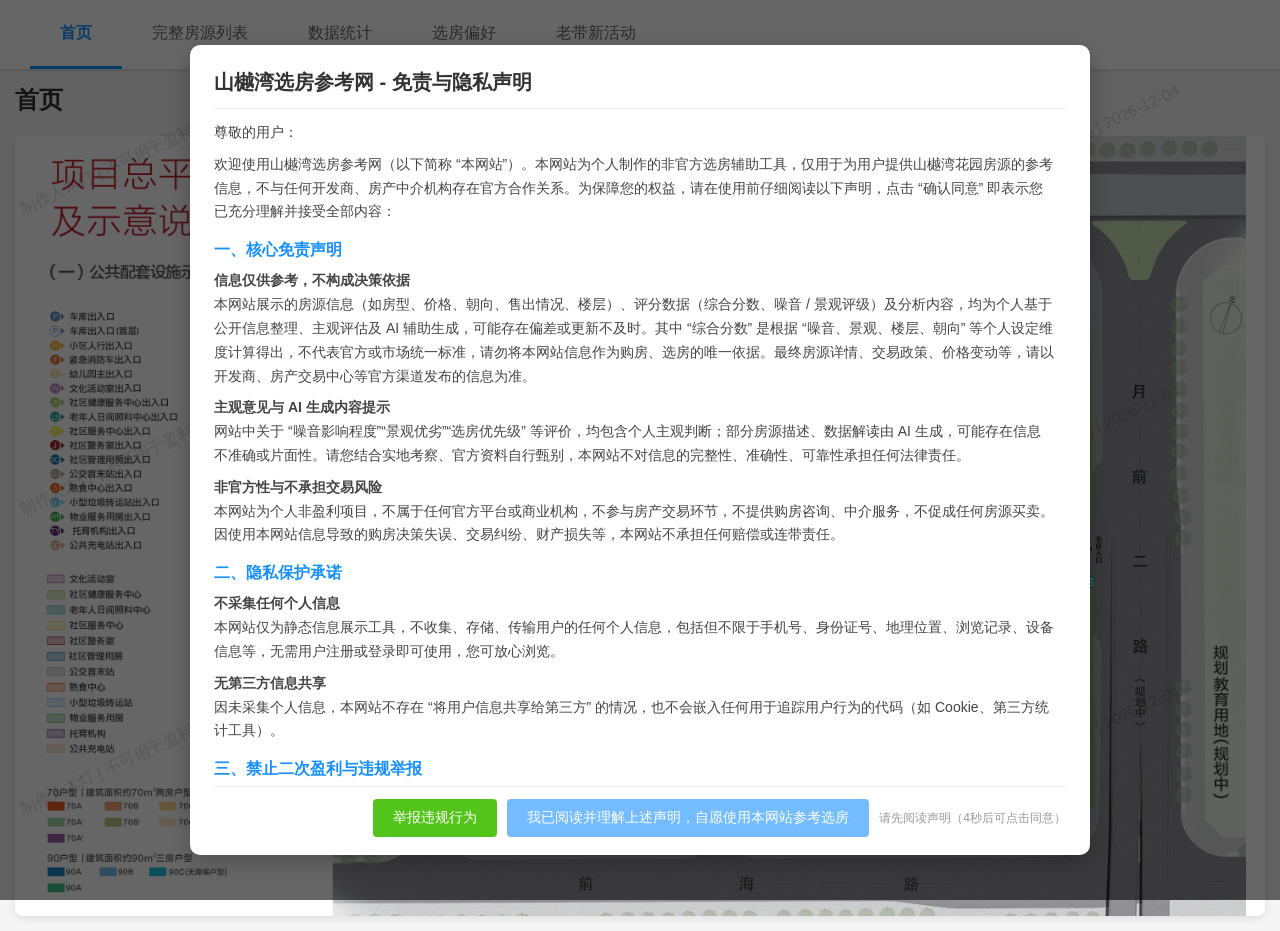
<file: index.html>
<!DOCTYPE html>
<html lang="zh-CN">
<head>
    <meta charset="UTF-8">
    <meta name="viewport" content="width=device-width, initial-scale=1.0">
    <title>房源选择系统</title>
    <link rel="stylesheet" href="styles.css">
</head>
<body>
    <!-- 防盗水印 -->
    <div id="watermark-container" class="watermark-container"></div>
    
    <!-- Tab导航 -->
    <nav class="tab-nav">
        <button class="tab-btn active" data-page="home">首页</button>
        <button class="tab-btn" data-page="price">完整房源列表</button>
        <button class="tab-btn" data-page="statistics">数据统计</button>
        <button class="tab-btn" data-page="expectation">选房偏好</button>
        <button class="tab-btn" data-page="referral">老带新活动</button>
    </nav>

    <!-- 首页 -->
    <div id="home-page" class="page active">
        <div class="page-header">
            <h1>首页</h1>
        </div>
        <div class="map-container">
            <img src="image.png" alt="小区俯视图" id="map-image" class="map-image">
            <canvas id="map-canvas" class="map-canvas"></canvas>
            <div id="annotation-overlay" class="annotation-overlay" style="display: none;"></div>
            <div class="map-controls">
                <button id="toggle-annotation" class="btn-annotation" style="display: none;">开启标注模式</button>
                <button id="clear-annotations" class="btn-clear" style="display: none;">清除所有标注</button>
                <button id="save-annotations" class="btn-save" style="display: none;">保存位置</button>
            </div>
            <!-- 三期需求：左上角20*20px点击区域，用于开启标注模式 -->
            <div id="annotation-trigger-area" style="position: absolute; top: 0; left: 0; width: 20px; height: 20px; cursor: default; z-index: 1000; pointer-events: auto;"></div>
        </div>
    </div>

    <!-- 价格页 -->
    <div id="price-page" class="page">
        <div class="page-header">
            <h1>房源列表</h1>
        </div>
        
        <div class="filters-container">
            <div class="filter-group">
                <label>楼栋:</label>
                <select id="filter-building">
                    <option value="">全部</option>
                </select>
            </div>
            <div class="filter-group">
                <label>房型:</label>
                <select id="filter-room-type">
                    <option value="">全部</option>
                </select>
            </div>
            <div class="filter-group">
                <label>面积:</label>
                <select id="filter-area">
                    <option value="">全部</option>
                </select>
            </div>
            <div class="filter-group">
                <label>朝向:</label>
                <div class="custom-multiselect" id="filter-orientation-wrapper">
                    <div class="multiselect-display" id="filter-orientation-display">
                        <span class="placeholder">请选择朝向</span>
                    </div>
                    <div class="multiselect-dropdown" id="filter-orientation-dropdown" style="display: none;">
                        <div class="multiselect-options" id="filter-orientation-options"></div>
                    </div>
                </div>
            </div>
            <div class="filter-group">
                <label>价格（万元）:</label>
                <input type="number" id="filter-price-min" placeholder="最低" step="0.01">
                <span>-</span>
                <input type="number" id="filter-price-max" placeholder="最高" step="0.01">
            </div>
            <div class="filter-group">
                <label>楼层:</label>
                <input type="number" id="filter-floor-min" placeholder="最低楼层" min="1" max="38" step="1">
                <span>-</span>
                <input type="number" id="filter-floor-max" placeholder="最高楼层" min="1" max="38" step="1">
            </div>
            <div class="filter-group">
                <label>售出情况:</label>
                <select id="filter-sold-status">
                    <option value="">全部</option>
                </select>
            </div>
            <div class="filter-group">
                <label>收藏:</label>
                <div class="toggle-switch-wrapper">
                    <label class="toggle-switch">
                        <input type="checkbox" id="filter-favorite-toggle">
                        <span class="toggle-slider"></span>
                        <span class="toggle-label" id="filter-favorite-label" style="display: none;">我的收藏</span>
                    </label>
                </div>
                <select id="filter-favorite" style="display: none;">
                    <option value="">全部</option>
                    <option value="favorite">我的收藏</option>
                </select>
            </div>
            <div class="filter-group">
                <label>排序:</label>
                <select id="filter-sort" title="选择排序方式">
                    <option value="">不排序</option>
                    <option value="score-desc">综合分数（从高到低）</option>
                    <option value="score-asc">综合分数（从低到高）</option>
                    <option value="price-asc">价格（从低到高）</option>
                    <option value="price-desc">价格（从高到低）</option>
                    <option value="floor-asc">楼层（从低到高）</option>
                    <option value="floor-desc">楼层（从高到低）</option>
                    <option value="area-desc">面积（从大到小）</option>
                    <option value="area-asc">面积（从小到大）</option>
                    <option value="building-asc">楼栋（A-Z）</option>
                    <option value="building-desc">楼栋（Z-A）</option>
                </select>
            </div>
            <button class="btn-primary" id="btn-search">搜索</button>
            <button class="btn-secondary" id="btn-calculate-score">计算分数</button>
            <button class="btn-export" id="btn-export">导出Excel</button>
        </div>
        
        <!-- 筛选器快捷预设 -->
        <div class="filter-presets">
            <button class="preset-btn" id="preset-unsold">只看未售出</button>
            <button class="preset-btn" id="preset-three-room">只看三房</button>
            <button class="preset-btn" id="preset-two-room">只看两房</button>
            <button class="preset-btn preset-reset" id="preset-reset">重置筛选</button>
        </div>
        <div class="houses-list" id="houses-list">
            <!-- 房源列表将在这里动态加载 -->
        </div>
        <div class="pagination" id="pagination">
            <!-- 分页控件将在这里动态生成 -->
        </div>
    </div>

    <!-- 数据统计页面 -->
    <div id="statistics-page" class="page">
        <div class="page-header">
            <h1>数据统计</h1>
        </div>
        
        <div class="statistics-content" id="statistics-content">
            <div class="statistics-loading" id="statistics-loading">加载中...</div>
            <div class="statistics-body" id="statistics-body" style="display: none;">
                <!-- 基础统计 -->
                <div class="statistics-section">
                    <h3>📊 基础统计</h3>
                    <div class="statistics-grid">
                        <div class="stat-item">
                            <div class="stat-label">总房源数</div>
                            <div class="stat-value" id="stat-total">-</div>
                        </div>
                        <div class="stat-item">
                            <div class="stat-label">已售出</div>
                            <div class="stat-value" id="stat-sold">-</div>
                        </div>
                        <div class="stat-item">
                            <div class="stat-label">未售出</div>
                            <div class="stat-value" id="stat-unsold">-</div>
                        </div>
                    </div>
                </div>
                
                <!-- 价格分布折线图 -->
                <div class="statistics-section">
                    <h3>💰 价格分布</h3>
                    <div class="price-line-chart-container" id="price-line-chart-container">
                        <canvas id="price-line-chart" width="800" height="400"></canvas>
                    </div>
                </div>
                
                <!-- 房型分布 -->
                <div class="statistics-section">
                    <h3>🏠 房型分布</h3>
                    <div class="room-type-stats" id="room-type-stats"></div>
                </div>
                
                <!-- 楼栋剩余房源柱状图 -->
                <div class="statistics-section">
                    <h3>🏘️ 各楼栋剩余房源数</h3>
                    <div class="building-bar-chart-container" id="building-bar-chart-container">
                        <canvas id="building-bar-chart"></canvas>
                    </div>
                </div>
            </div>
        </div>
    </div>

    <!-- 期望值页面 -->
    <!-- 老带新活动页面 -->
    <div id="referral-page" class="page">
        <div class="page-header">
            <h1>老带新活动</h1>
        </div>
        <div class="referral-page-content">
            <div class="referral-content">
                <div class="referral-text">
                    <p class="referral-main-text">未现场看过房的业主可以添加我微信参加活动</p>
                    <p class="referral-subtitle">扫描下方二维码，添加微信好友</p>
                </div>
                <div class="referral-qrcode">
                    <img src="image/weixin.jpg" alt="微信二维码" class="qrcode-image">
                </div>
            </div>
        </div>
    </div>

    <!-- 选房偏好页面 -->
    <div id="expectation-page" class="page">
        <div class="page-header">
            <h1>设置选房偏好</h1>
        </div>
        <div class="expectation-container">
            <div class="expectation-item">
                <label>你觉得房子朝向的重要程度 (0-10，0=无所谓):</label>
                <input type="range" min="0" max="10" value="5" id="weight-orientation" class="weight-slider">
                <span class="weight-value" id="weight-orientation-value">5</span>
            </div>
            <div class="expectation-item full-width" id="orientation-sort-container" style="display: none;">
                <label>朝向梯度表（拖动卡片调整梯度）:</label>
                <div class="gradient-table">
                    <div class="gradient-tier">
                        <div class="tier-header">满意 (100分)</div>
                        <div class="tier-content" id="orientation-tier-1" data-tier="1"></div>
                    </div>
                    <div class="gradient-tier">
                        <div class="tier-header">比较满意 (60分)</div>
                        <div class="tier-content" id="orientation-tier-2" data-tier="2"></div>
                    </div>
                    <div class="gradient-tier">
                        <div class="tier-header">一般 (20分)</div>
                        <div class="tier-content" id="orientation-tier-3" data-tier="3"></div>
                    </div>
                </div>
            </div>
            <div class="expectation-item">
                <label>你觉得房子价格的重要程度 (0-10，0=无所谓):</label>
                <input type="range" min="0" max="10" value="5" id="weight-price" class="weight-slider">
                <span class="weight-value" id="weight-price-value">5</span>
            </div>
            <div class="expectation-item">
                <label>请输入你的心理预期总房价（万元）:</label>
                <input type="number" id="expected-price" placeholder="例如：350" min="0" step="0.01" style="padding: 8px 12px; border: 1px solid #ddd; border-radius: 4px; font-size: 14px; width: 200px;">
                <span id="price-reference" style="color: #999; font-size: 12px; margin-left: 10px;"></span>
            </div>
            <div class="expectation-item">
                <label>你觉得房子噪音的重要程度 (0-10，0=无所谓):</label>
                <input type="range" min="0" max="10" value="5" id="weight-noise" class="weight-slider">
                <span class="weight-value" id="weight-noise-value">5</span>
            </div>
            <div class="expectation-item">
                <label>你觉得房子景观的重要程度 (0-10，0=无所谓):</label>
                <input type="range" min="0" max="10" value="5" id="weight-view" class="weight-slider">
                <span class="weight-value" id="weight-view-value">5</span>
            </div>
            <div class="expectation-item full-width" id="view-sort-container" style="display: none;">
                <label>景观梯度表（拖动卡片调整梯度，可添加房号到第一梯队）:</label>
                <div class="gradient-table">
                    <div class="gradient-tier">
                        <div class="tier-header">满意 (100分)</div>
                        <div class="tier-content" id="view-tier-1" data-tier="1">
                            <div class="add-room-input">
                                <input type="text" id="view-add-room" placeholder="输入房号（如：1C06）" style="padding: 4px 8px; border: 1px solid #ddd; border-radius: 4px; font-size: 12px; width: 150px;">
                                <button id="view-add-room-btn" style="padding: 4px 12px; background: #1890ff; color: white; border: none; border-radius: 4px; cursor: pointer; font-size: 12px; margin-left: 8px;">添加</button>
                                <small style="display: block; color: #999; margin-top: 4px;">格式：楼栋+房号（如1C06）</small>
                            </div>
                        </div>
                    </div>
                    <div class="gradient-tier">
                        <div class="tier-header">比较满意 (60分)</div>
                        <div class="tier-content" id="view-tier-2" data-tier="2"></div>
                    </div>
                    <div class="gradient-tier">
                        <div class="tier-header">一般 (20分)</div>
                        <div class="tier-content" id="view-tier-3" data-tier="3"></div>
                    </div>
                </div>
            </div>
            <div class="expectation-item">
                <label>你觉得房子楼层高度的重要程度 (0-10，0=无所谓):</label>
                <input type="range" min="0" max="10" value="5" id="weight-floor" class="weight-slider">
                <span class="weight-value" id="weight-floor-value">5</span>
            </div>
            <div class="expectation-item" id="floor-preference-container" style="display: none;">
                <label>请选择你最中意的楼层（上下楼层会递减分数）:</label>
                <input type="number" id="preferred-floor" placeholder="例如：20" min="1" max="38" step="1" style="padding: 8px 12px; border: 1px solid #ddd; border-radius: 4px; font-size: 14px; width: 150px;">
                <span style="color: #999; font-size: 12px; margin-left: 10px;">（1-38层）</span>
            </div>
            <div class="expectation-item">
                <label>你觉得房子房型的重要程度 (0-10，0=无所谓):</label>
                <input type="range" min="0" max="10" value="5" id="weight-room-type" class="weight-slider">
                <span class="weight-value" id="weight-room-type-value">5</span>
            </div>
            <div class="expectation-item">
                <label>你觉得楼栋的重要程度 (0-10，0=无所谓):</label>
                <input type="range" min="0" max="10" value="3" id="weight-building" class="weight-slider">
                <span class="weight-value" id="weight-building-value">3</span>
            </div>
            <button class="btn-primary" id="btn-save-weights">保存权重</button>
            
            <div class="expectation-explanation">
                <h4>说明</h4>
                <p>噪音评级中，"好" 多为楼栋内侧朝园林户型，避开主干道和社区配套噪音；"中" 多靠近社区配套或侧对道路；"差" 多临近月亮湾大道、公交首末站等核心噪音源。</p>
                <p>景观方面，西向部分户型可远眺港口海景，南向、东南向部分户型能直击小南山山景，楼栋中间户型多为楼景，受相邻楼栋遮挡。</p>
                <p>1B、1F 部分两房房号未完全标注统一序号，结合户型分布规律补充了主流在售房源信息，实际以售楼处现场公示为准。</p>
            </div>
        </div>
    </div>

    <!-- 楼栋房源弹窗 -->
    <div id="building-modal" class="modal">
        <div class="modal-content">
            <span class="modal-close">&times;</span>
            <h2 id="modal-building-name"></h2>
            <div class="modal-filter-controls">
                <label class="filter-toggle-label">
                    <input type="checkbox" id="modal-show-unsold-only" checked>
                    <span>仅显示未售出房源</span>
                </label>
            </div>
            <div class="modal-houses-list" id="modal-houses-list">
                <!-- 弹窗中的房源列表 -->
            </div>
        </div>
    </div>


    <!-- 新手引导：圆点颜色说明 -->
    <div id="dot-color-guide-overlay" class="guide-overlay" style="display: none;">
        <div class="guide-modal">
            <div class="guide-header">
                <h3>欢迎使用房源选择系统</h3>
            </div>
            <div class="guide-content">
                <p>首页上的圆点颜色代表该房号剩余未售出的房源数量：</p>
                <div class="guide-color-item">
                    <div class="guide-color-dot" style="background: rgba(255, 77, 79, 0.8);"></div>
                    <span><strong>红色</strong>：剩余 ≤ 10套</span>
                </div>
                <div class="guide-color-item">
                    <div class="guide-color-dot" style="background: rgba(250, 173, 20, 0.8);"></div>
                    <span><strong>黄色</strong>：剩余 11-20套</span>
                </div>
                <div class="guide-color-item">
                    <div class="guide-color-dot" style="background: rgba(82, 196, 26, 0.8);"></div>
                    <span><strong>绿色</strong>：剩余 > 20套</span>
                </div>
                <p style="margin-top: 20px; color: #666; font-size: 14px;">点击圆点可查看该房号所有楼层的房源详情</p>
            </div>
            <div class="guide-actions">
                <button id="guide-close-btn" class="btn-primary">我知道了</button>
            </div>
        </div>
    </div>

    <!-- 五期需求：免责与隐私声明弹窗 -->
    <div id="disclaimer-overlay" class="disclaimer-overlay">
        <div class="disclaimer-modal">
            <div class="disclaimer-header">
                <h2>山樾湾选房参考网 - 免责与隐私声明</h2>
            </div>
            <div class="disclaimer-content-wrapper">
                <div class="disclaimer-content" id="disclaimer-content">
                    <p>尊敬的用户：</p>
                    <p>欢迎使用山樾湾选房参考网（以下简称 “本网站”）。本网站为个人制作的非官方选房辅助工具，仅用于为用户提供山樾湾花园房源的参考信息，不与任何开发商、房产中介机构存在官方合作关系。为保障您的权益，请在使用前仔细阅读以下声明，点击 “确认同意” 即表示您已充分理解并接受全部内容：</p>
                    <h3>一、核心免责声明</h3>
                    <p><strong>信息仅供参考，不构成决策依据</strong><br>
                    本网站展示的房源信息（如房型、价格、朝向、售出情况、楼层）、评分数据（综合分数、噪音 / 景观评级）及分析内容，均为个人基于公开信息整理、主观评估及 AI 辅助生成，可能存在偏差或更新不及时。其中 “综合分数” 是根据 “噪音、景观、楼层、朝向” 等个人设定维度计算得出，不代表官方或市场统一标准，请勿将本网站信息作为购房、选房的唯一依据。最终房源详情、交易政策、价格变动等，请以开发商、房产交易中心等官方渠道发布的信息为准。</p>
                    <p><strong>主观意见与 AI 生成内容提示</strong><br>
                    网站中关于 “噪音影响程度”“景观优劣”“选房优先级” 等评价，均包含个人主观判断；部分房源描述、数据解读由 AI 生成，可能存在信息不准确或片面性。请您结合实地考察、官方资料自行甄别，本网站不对信息的完整性、准确性、可靠性承担任何法律责任。</p>
                    <p><strong>非官方性与不承担交易风险</strong><br>
                    本网站为个人非盈利项目，不属于任何官方平台或商业机构，不参与房产交易环节，不提供购房咨询、中介服务，不促成任何房源买卖。因使用本网站信息导致的购房决策失误、交易纠纷、财产损失等，本网站不承担任何赔偿或连带责任。</p>
                    <h3>二、隐私保护承诺</h3>
                    <p><strong>不采集任何个人信息</strong><br>
                    本网站仅为静态信息展示工具，不收集、存储、传输用户的任何个人信息，包括但不限于手机号、身份证号、地理位置、浏览记录、设备信息等，无需用户注册或登录即可使用，您可放心浏览。</p>
                    <p><strong>无第三方信息共享</strong><br>
                    因未采集个人信息，本网站不存在 “将用户信息共享给第三方” 的情况，也不会嵌入任何用于追踪用户行为的代码（如 Cookie、第三方统计工具）。</p>
                    <h3>三、禁止二次盈利与违规举报</h3>
                    <p><strong>禁止商业用途与二次盈利</strong><br>
                    本网站所有内容（含房源数据、俯视图、评分模型、界面设计）的知识产权归个人所有，仅允许用户个人非商业性浏览使用，严禁任何组织或个人以 “售卖网站内容”“转载收费”“仿冒网站盈利”“利用信息进行房产中介收费” 等方式进行二次盈利，违者将承担相应法律责任。</p>
                    <p><strong>违规行为举报方式</strong><br>
                    如您发现有人利用本网站内容（或仿冒本网站）进行售卖房源、收取选房咨询费、倒卖数据等盈利行为，请点击下方「举报违规行为」按钮，提交违规线索（如截图、链接、联系方式）。我们将对举报信息进行核实，并协助在网站公示违规情况，提醒其他用户规避风险，但不承担 “追回损失”“法律追责” 等进一步责任。</p>
                    <h3>四、其他说明</h3>
                    <p>本网站可能会根据实际情况更新声明内容，更新后的声明将直接在弹窗中展示，无需另行通知。如您不同意本声明的任何条款，请立即关闭网站，停止使用；如继续使用，即视为接受声明全部内容。</p>
                    <p>若您对本网站有疑问或建议，可通过网站底部 “联系反馈” 入口留言，我们将尽力协助解答，但不承诺回复时效或解决所有问题。</p>
                    <p style="margin-top: 10px;">[举报违规行为] 　　[ 我已阅读并理解上述声明，自愿使用本网站参考选房 ]</p>
                </div>

                <!-- 举报表单视图 -->
                <div class="disclaimer-report" id="disclaimer-report" style="display: none;">
                    <h3>举报违规行为</h3>
                    <p class="disclaimer-report-tip">请填写您的联系方式（微信 / 手机 / 邮箱等）和违规详情，我们会尽量在网站上公示相关风险提示，但不承担追回损失或法律追责等义务。</p>
                    <div class="disclaimer-report-field">
                        <label for="report-contact">联系方式（必填）</label>
                        <input type="text" id="report-contact" placeholder="例如：微信号、手机号或邮箱">
                    </div>
                    <div class="disclaimer-report-field">
                        <label for="report-content">举报内容（必填）</label>
                        <textarea id="report-content" rows="5" placeholder="请描述违规行为，可附带链接、截图说明等"></textarea>
                    </div>
                    <div class="disclaimer-report-actions">
                        <button id="report-cancel" class="btn-secondary">返回声明</button>
                        <button id="report-submit" class="btn-primary">提交举报</button>
                    </div>
                </div>
            </div>

            <div class="disclaimer-actions" id="disclaimer-actions">
                <button id="btn-report" class="btn-secondary">举报违规行为</button>
                <button id="btn-agree" class="btn-primary disclaimer-agree-btn" disabled>我已阅读并理解上述声明，自愿使用本网站参考选房</button>
                <span class="disclaimer-wait" id="disclaimer-wait"></span>
            </div>
        </div>
    </div>

    <script src="config.js"></script>
    <!-- SheetJS库用于导出Excel -->
    <script src="https://cdn.sheetjs.com/xlsx-0.20.1/package/dist/xlsx.full.min.js"></script>
    <script src="app.js"></script>
</body>
</html>
</file>
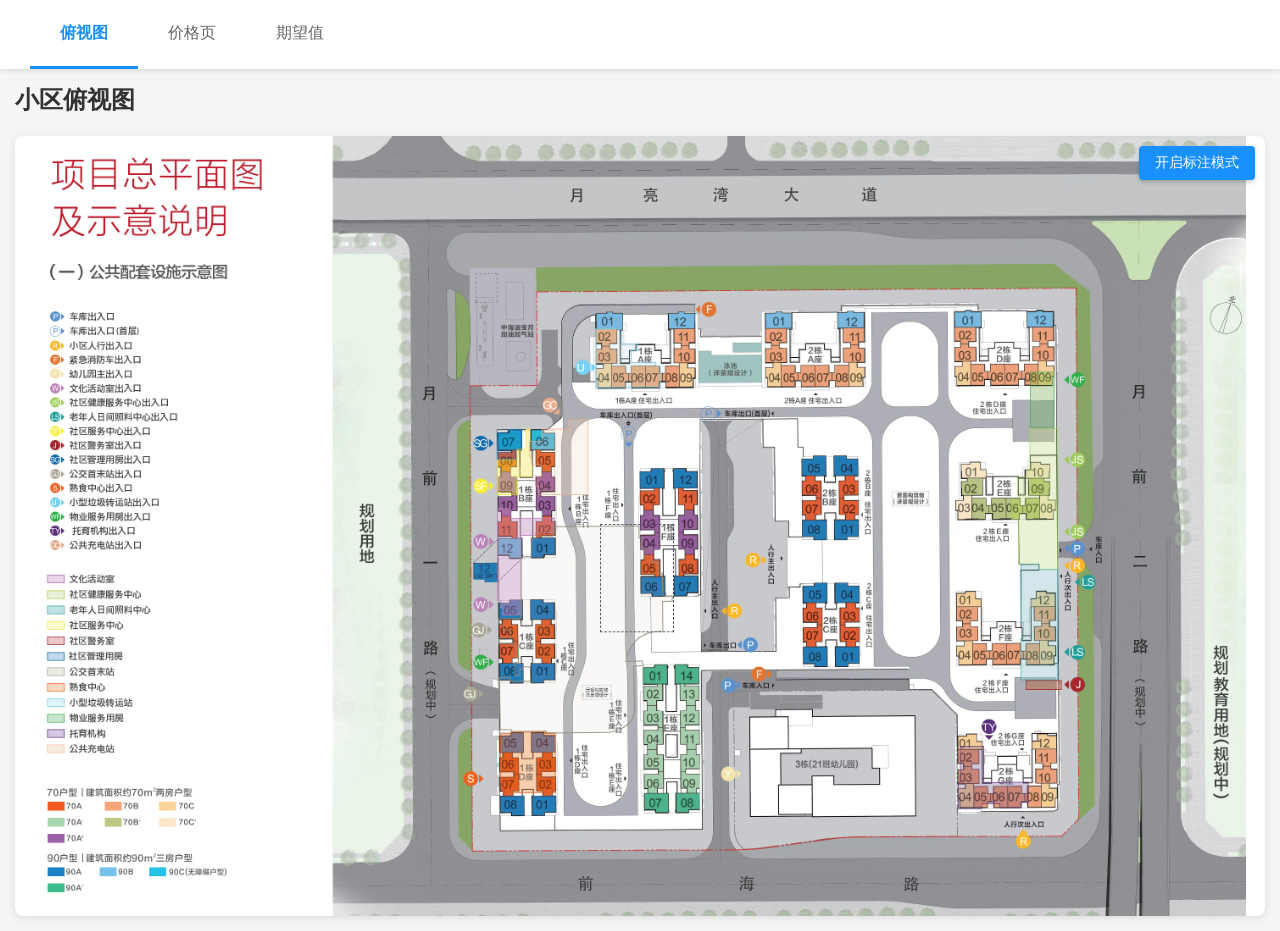
<file: upload/index.html>
<!DOCTYPE html>
<html lang="zh-CN">
<head>
    <meta charset="UTF-8">
    <meta name="viewport" content="width=device-width, initial-scale=1.0">
    <title>房源选择系统</title>
    <link rel="stylesheet" href="styles.css">
</head>
<body>
    <!-- Tab导航 -->
    <nav class="tab-nav">
        <button class="tab-btn active" data-page="home">俯视图</button>
        <button class="tab-btn" data-page="price">价格页</button>
        <button class="tab-btn" data-page="expectation">期望值</button>
    </nav>

    <!-- 首页 -->
    <div id="home-page" class="page active">
        <div class="page-header">
            <h1>小区俯视图</h1>
        </div>
        <div class="map-container">
            <img src="image.png" alt="小区俯视图" id="map-image" class="map-image">
            <canvas id="map-canvas" class="map-canvas"></canvas>
            <div id="annotation-overlay" class="annotation-overlay" style="display: none;"></div>
            <div class="map-controls">
                <button id="toggle-annotation" class="btn-annotation">开启标注模式</button>
                <button id="clear-annotations" class="btn-clear" style="display: none;">清除所有标注</button>
            </div>
        </div>
    </div>

    <!-- 价格页 -->
    <div id="price-page" class="page">
        <div class="page-header">
            <h1>房源列表</h1>
        </div>
        <div class="filters-container">
            <div class="filter-group">
                <label>楼栋:</label>
                <select id="filter-building">
                    <option value="">全部</option>
                </select>
            </div>
            <div class="filter-group">
                <label>房型:</label>
                <select id="filter-room-type">
                    <option value="">全部</option>
                </select>
            </div>
            <div class="filter-group">
                <label>面积:</label>
                <select id="filter-area">
                    <option value="">全部</option>
                </select>
            </div>
            <div class="filter-group">
                <label>朝向:</label>
                <div class="custom-multiselect" id="filter-orientation-wrapper">
                    <div class="multiselect-display" id="filter-orientation-display">
                        <span class="placeholder">请选择朝向</span>
                    </div>
                    <div class="multiselect-dropdown" id="filter-orientation-dropdown" style="display: none;">
                        <div class="multiselect-options" id="filter-orientation-options"></div>
                    </div>
                </div>
            </div>
            <div class="filter-group">
                <label>价格（万元）:</label>
                <input type="number" id="filter-price-min" placeholder="最低" step="0.01">
                <span>-</span>
                <input type="number" id="filter-price-max" placeholder="最高" step="0.01">
            </div>
            <div class="filter-group">
                <label>楼层:</label>
                <select id="filter-floor">
                    <option value="">全部</option>
                </select>
            </div>
            <div class="filter-group">
                <label>售出情况:</label>
                <select id="filter-sold-status">
                    <option value="">全部</option>
                </select>
            </div>
            <div class="filter-group">
                <label>分数排序:</label>
                <select id="filter-score-sort" title="请先设置期望值权重">
                    <option value="">不排序</option>
                    <option value="desc">从高到低</option>
                    <option value="asc">从低到高</option>
                </select>
            </div>
            <button class="btn-primary" id="btn-search">搜索</button>
            <button class="btn-secondary" id="btn-calculate-score">计算分数</button>
        </div>
        <div class="houses-list" id="houses-list">
            <!-- 房源列表将在这里动态加载 -->
        </div>
        <div class="pagination" id="pagination">
            <!-- 分页控件将在这里动态生成 -->
        </div>
    </div>

    <!-- 期望值页面 -->
    <div id="expectation-page" class="page">
        <div class="page-header">
            <h1>设置期望值权重</h1>
        </div>
        <div class="expectation-container">
            <div class="expectation-item">
                <label>你觉得房子朝向的重要程度 (0-10，0=无所谓):</label>
                <input type="range" min="0" max="10" value="5" id="weight-orientation" class="weight-slider">
                <span class="weight-value" id="weight-orientation-value">5</span>
            </div>
            <div class="expectation-item full-width" id="orientation-sort-container" style="display: none;">
                <label>朝向梯度表（拖动卡片调整梯度）:</label>
                <div class="gradient-table">
                    <div class="gradient-tier">
                        <div class="tier-header">满意 (100分)</div>
                        <div class="tier-content" id="orientation-tier-1" data-tier="1"></div>
                    </div>
                    <div class="gradient-tier">
                        <div class="tier-header">比较满意 (60分)</div>
                        <div class="tier-content" id="orientation-tier-2" data-tier="2"></div>
                    </div>
                    <div class="gradient-tier">
                        <div class="tier-header">一般 (20分)</div>
                        <div class="tier-content" id="orientation-tier-3" data-tier="3"></div>
                    </div>
                </div>
            </div>
            <div class="expectation-item">
                <label>你觉得房子价格的重要程度 (0-10，0=无所谓):</label>
                <input type="range" min="0" max="10" value="5" id="weight-price" class="weight-slider">
                <span class="weight-value" id="weight-price-value">5</span>
            </div>
            <div class="expectation-item">
                <label>请输入你的心理预期总房价（万元）:</label>
                <input type="number" id="expected-price" placeholder="例如：350" min="0" step="0.01" style="padding: 8px 12px; border: 1px solid #ddd; border-radius: 4px; font-size: 14px; width: 200px;">
                <span id="price-reference" style="color: #999; font-size: 12px; margin-left: 10px;"></span>
            </div>
            <div class="expectation-item">
                <label>你觉得房子噪音的重要程度 (0-10，0=无所谓):</label>
                <input type="range" min="0" max="10" value="5" id="weight-noise" class="weight-slider">
                <span class="weight-value" id="weight-noise-value">5</span>
            </div>
            <div class="expectation-item">
                <label>你觉得房子景观的重要程度 (0-10，0=无所谓):</label>
                <input type="range" min="0" max="10" value="5" id="weight-view" class="weight-slider">
                <span class="weight-value" id="weight-view-value">5</span>
            </div>
            <div class="expectation-item full-width" id="view-sort-container" style="display: none;">
                <label>景观梯度表（拖动卡片调整梯度，可添加房号到第一梯队）:</label>
                <div class="gradient-table">
                    <div class="gradient-tier">
                        <div class="tier-header">满意 (100分)</div>
                        <div class="tier-content" id="view-tier-1" data-tier="1">
                            <div class="add-room-input">
                                <input type="text" id="view-add-room" placeholder="输入房号（如：1C06）" style="padding: 4px 8px; border: 1px solid #ddd; border-radius: 4px; font-size: 12px; width: 150px;">
                                <button id="view-add-room-btn" style="padding: 4px 12px; background: #1890ff; color: white; border: none; border-radius: 4px; cursor: pointer; font-size: 12px; margin-left: 8px;">添加</button>
                                <small style="display: block; color: #999; margin-top: 4px;">格式：楼栋+房号（如1C06）</small>
                            </div>
                        </div>
                    </div>
                    <div class="gradient-tier">
                        <div class="tier-header">比较满意 (60分)</div>
                        <div class="tier-content" id="view-tier-2" data-tier="2"></div>
                    </div>
                    <div class="gradient-tier">
                        <div class="tier-header">一般 (20分)</div>
                        <div class="tier-content" id="view-tier-3" data-tier="3"></div>
                    </div>
                </div>
            </div>
            <div class="expectation-item">
                <label>你觉得房子楼层高度的重要程度 (0-10，0=无所谓):</label>
                <input type="range" min="0" max="10" value="5" id="weight-floor" class="weight-slider">
                <span class="weight-value" id="weight-floor-value">5</span>
            </div>
            <div class="expectation-item" id="floor-preference-container" style="display: none;">
                <label>请选择你最中意的楼层（上下楼层会递减分数）:</label>
                <input type="number" id="preferred-floor" placeholder="例如：20" min="1" max="38" step="1" style="padding: 8px 12px; border: 1px solid #ddd; border-radius: 4px; font-size: 14px; width: 150px;">
                <span style="color: #999; font-size: 12px; margin-left: 10px;">（1-38层）</span>
            </div>
            <div class="expectation-item">
                <label>你觉得房子房型的重要程度 (0-10，0=无所谓):</label>
                <input type="range" min="0" max="10" value="5" id="weight-room-type" class="weight-slider">
                <span class="weight-value" id="weight-room-type-value">5</span>
            </div>
            <div class="expectation-item">
                <label>你觉得楼栋的重要程度 (0-10，0=无所谓):</label>
                <input type="range" min="0" max="10" value="3" id="weight-building" class="weight-slider">
                <span class="weight-value" id="weight-building-value">3</span>
            </div>
            <button class="btn-primary" id="btn-save-weights">保存权重</button>
            
            <div class="expectation-explanation">
                <h4>说明</h4>
                <p>噪音评级中，"好" 多为楼栋内侧朝园林户型，避开主干道和社区配套噪音；"中" 多靠近社区配套或侧对道路；"差" 多临近月亮湾大道、公交首末站等核心噪音源。</p>
                <p>景观方面，西向部分户型可远眺港口海景，南向、东南向部分户型能直击小南山山景，楼栋中间户型多为楼景，受相邻楼栋遮挡。</p>
                <p>1B、1F 部分两房房号未完全标注统一序号，结合户型分布规律补充了主流在售房源信息，实际以售楼处现场公示为准。</p>
            </div>
        </div>
    </div>

    <!-- 楼栋房源弹窗 -->
    <div id="building-modal" class="modal">
        <div class="modal-content">
            <span class="modal-close">&times;</span>
            <h2 id="modal-building-name"></h2>
            <div class="modal-houses-list" id="modal-houses-list">
                <!-- 弹窗中的房源列表 -->
            </div>
        </div>
    </div>

    <script src="config.js"></script>
    <script src="app.js"></script>
</body>
</html>
</file>
<file: styles.css>
* {
    margin: 0;
    padding: 0;
    box-sizing: border-box;
}

body {
    font-family: -apple-system, BlinkMacSystemFont, 'Segoe UI', 'Microsoft YaHei', sans-serif;
    background-color: #f5f5f5;
    color: #333;
    overflow-x: hidden;
}

/* Tab导航 */
.tab-nav {
    display: flex;
    background-color: #fff;
    box-shadow: 0 2px 4px rgba(0,0,0,0.1);
    padding: 0 30px; /* 加高1.5倍：从20px改为30px */
    position: sticky;
    top: 0;
    z-index: 100;
}

.tab-btn {
    padding: 22.5px 30px; /* 加高1.5倍：从15px改为22.5px */
    border: none;
    background: none;
    cursor: pointer;
    font-size: 16px;
    color: #666;
    border-bottom: 3px solid transparent;
    transition: all 0.3s;
}

.tab-btn:hover {
    color: #1890ff;
    background-color: #f0f8ff;
}

.tab-btn.active {
    color: #1890ff;
    border-bottom-color: #1890ff;
    font-weight: bold;
}

/* 页面容器 */
.page {
    display: none;
    min-height: calc(100vh - 60px);
    padding: 20px;
}

.page.active {
    display: block;
}

.page-header {
    margin-bottom: 20px;
}

.page-header h1 {
    font-size: 24px;
    color: #333;
}

/* 首页 - 俯视图 */
.map-container {
    position: relative;
    width: 100%;
    height: calc(100vh - 120px); /* 减去导航栏和标题的高度 */
    max-height: calc(100vh - 120px);
    display: flex;
    align-items: center;
    justify-content: center;
    overflow: hidden;
    background: #fff;
    border-radius: 8px;
    box-shadow: 0 2px 8px rgba(0,0,0,0.1);
    padding: 0;
}

.map-image {
    /* 六期需求：图片达到最佳比例后不再放大，居中显示 */
    max-width: 100%;
    max-height: 100%;
    width: auto;
    height: auto;
    display: block;
    margin: auto; /* 居中 */
    pointer-events: none; /* 背景图不可点击 */
    user-select: none; /* 禁止选择 */
    -webkit-user-drag: none; /* 禁止拖拽 */
}

.map-image:hover {
    cursor: default !important;
    opacity: 1 !important;
}

.map-canvas {
    position: absolute;
    top: 0;
    left: 0;
    width: 100%;
    height: 100%;
    cursor: default; /* 默认鼠标样式 */
    pointer-events: none; /* 默认不拦截点击事件 */
    z-index: 10; /* 确保canvas在图片上方 */
}

.map-controls {
    position: absolute;
    top: 10px;
    right: 10px;
    z-index: 1000;
    display: flex;
    gap: 10px;
}

.btn-annotation, .btn-clear, .btn-save {
    padding: 8px 16px;
    background: #1890ff;
    color: white;
    border: none;
    border-radius: 4px;
    cursor: pointer;
    font-size: 14px;
    box-shadow: 0 2px 4px rgba(0,0,0,0.2);
}

.btn-annotation:hover, .btn-clear:hover, .btn-save:hover {
    background: #40a9ff;
}

.btn-clear {
    background: #ff4d4f;
}

.btn-clear:hover {
    background: #ff7875;
}

.btn-save {
    background: #52c41a;
}

.btn-save:hover {
    background: #73d13d;
}

/* 标注覆盖层 */
.annotation-overlay {
    position: absolute;
    top: 0;
    left: 0;
    width: 100%;
    height: 100%;
    pointer-events: all;
    z-index: 100;
}

.annotation-grid-cell {
    position: absolute;
    border: 1px solid rgba(255, 0, 0, 0.1);
    background: rgba(255, 255, 255, 0.01);
    cursor: pointer;
    transition: background 0.2s;
}

.annotation-grid-cell:hover {
    background: rgba(255, 0, 0, 0.2);
    border-color: rgba(255, 0, 0, 0.5);
}

.annotation-grid-cell.has-annotation {
    background: rgba(0, 255, 0, 0.1);
    border-color: rgba(0, 255, 0, 0.3);
}

.annotation-input-modal {
    position: fixed;
    top: 50%;
    left: 50%;
    transform: translate(-50%, -50%);
    background: white;
    padding: 20px;
    border-radius: 8px;
    box-shadow: 0 4px 12px rgba(0,0,0,0.3);
    z-index: 10000;
    min-width: 300px;
}

.annotation-input-modal h3 {
    margin: 0 0 15px 0;
    font-size: 16px;
    color: #333;
}

.annotation-input-modal input {
    width: 100%;
    padding: 8px 12px;
    border: 1px solid #ddd;
    border-radius: 4px;
    font-size: 14px;
    box-sizing: border-box;
    margin-bottom: 15px;
}

.annotation-input-modal .btn-group {
    display: flex;
    gap: 10px;
    justify-content: flex-end;
}

.annotation-input-modal button {
    padding: 6px 16px;
    border: none;
    border-radius: 4px;
    cursor: pointer;
    font-size: 14px;
}

.annotation-input-modal .btn-save {
    background: #1890ff;
    color: white;
}

.annotation-input-modal .btn-cancel {
    background: #f5f5f5;
    color: #333;
}

/* 价格页 - 筛选器 */
/* 数据统计面板 */
.statistics-panel {
    background: linear-gradient(135deg, #ffffff 0%, #f8f9fa 100%);
    border-radius: 12px;
    box-shadow: 0 4px 20px rgba(0, 0, 0, 0.08), 0 1px 3px rgba(0, 0, 0, 0.05);
    margin-bottom: 24px;
    overflow: hidden;
    border: 1px solid rgba(24, 144, 255, 0.1);
    transition: box-shadow 0.3s ease;
}

.statistics-panel:hover {
    box-shadow: 0 6px 24px rgba(0, 0, 0, 0.12), 0 2px 6px rgba(0, 0, 0, 0.08);
}

.statistics-header {
    padding: 18px 24px;
    background: linear-gradient(135deg, #1890ff 0%, #096dd9 100%);
    cursor: pointer;
    display: flex;
    justify-content: space-between;
    align-items: center;
    user-select: none;
    transition: all 0.3s ease;
    position: relative;
    overflow: hidden;
}

.statistics-header::before {
    content: '';
    position: absolute;
    top: 0;
    left: -100%;
    width: 100%;
    height: 100%;
    background: linear-gradient(90deg, transparent, rgba(255, 255, 255, 0.2), transparent);
    transition: left 0.5s;
}

.statistics-header:hover::before {
    left: 100%;
}

.statistics-header:hover {
    background: linear-gradient(135deg, #40a9ff 0%, #1890ff 100%);
}

.statistics-header h2 {
    font-size: 20px;
    font-weight: 600;
    color: #fff;
    margin: 0;
    display: flex;
    align-items: center;
    gap: 10px;
}

.statistics-header h2::before {
    content: '📊';
    font-size: 24px;
}

.statistics-toggle-icon {
    font-size: 18px;
    color: #fff;
    transition: transform 0.3s ease;
    font-weight: bold;
}

.statistics-panel.expanded .statistics-toggle-icon {
    transform: rotate(180deg);
}

.statistics-content {
    padding: 24px;
    background: #fff;
    min-height: calc(100vh - 200px);
}

/* 数据统计页面样式 */
#statistics-page {
    padding: 20px;
}

#statistics-page .statistics-content {
    width: 100%;
    max-width: 100%;
    margin: 0;
    background: linear-gradient(135deg, #fafbfc 0%, #ffffff 100%);
    border-radius: 12px;
    box-shadow: 0 4px 20px rgba(0, 0, 0, 0.08);
}

.statistics-loading {
    text-align: center;
    padding: 60px 20px;
    color: #666;
    font-size: 16px;
}

.statistics-loading::after {
    content: '...';
    animation: loading-dots 1.5s steps(4, end) infinite;
}

@keyframes loading-dots {
    0%, 20% { content: '.'; }
    40% { content: '..'; }
    60%, 100% { content: '...'; }
}

.statistics-body {
    display: none;
    animation: fadeIn 0.3s ease-in;
}

@keyframes fadeIn {
    from { opacity: 0; transform: translateY(-10px); }
    to { opacity: 1; transform: translateY(0); }
}

.statistics-section {
    margin-bottom: 32px;
    padding: 20px;
    background: linear-gradient(135deg, #fafbfc 0%, #ffffff 100%);
    border-radius: 10px;
    border: 1px solid #e8eef5;
    transition: all 0.3s ease;
}

.statistics-section:hover {
    box-shadow: 0 4px 12px rgba(24, 144, 255, 0.1);
    border-color: #1890ff;
    transform: translateY(-2px);
}

.statistics-section:last-child {
    margin-bottom: 0;
}

.statistics-section h3 {
    font-size: 18px;
    font-weight: 600;
    color: #1a1a1a;
    margin: 0 0 20px 0;
    padding-bottom: 12px;
    border-bottom: 3px solid transparent;
    background: linear-gradient(to right, #1890ff, #40a9ff);
    -webkit-background-clip: text;
    -webkit-text-fill-color: transparent;
    background-clip: text;
    position: relative;
    display: flex;
    align-items: center;
    gap: 8px;
}

.statistics-section h3::after {
    content: '';
    position: absolute;
    bottom: 0;
    left: 0;
    width: 60px;
    height: 3px;
    background: linear-gradient(90deg, #1890ff, #40a9ff);
    border-radius: 2px;
}

.statistics-grid {
    display: grid;
    grid-template-columns: repeat(auto-fit, minmax(180px, 1fr));
    gap: 20px;
}

.stat-item {
    text-align: center;
    padding: 24px 20px;
    background: linear-gradient(135deg, #ffffff 0%, #f0f7ff 100%);
    border-radius: 12px;
    border: 2px solid #e6f4ff;
    transition: all 0.3s ease;
    position: relative;
    overflow: hidden;
}

.stat-item::before {
    content: '';
    position: absolute;
    top: 0;
    left: 0;
    right: 0;
    height: 4px;
    background: linear-gradient(90deg, #1890ff, #40a9ff, #69c0ff);
    transform: scaleX(0);
    transition: transform 0.3s ease;
}

.stat-item:hover {
    transform: translateY(-4px);
    box-shadow: 0 8px 24px rgba(24, 144, 255, 0.15);
    border-color: #1890ff;
}

.stat-item:hover::before {
    transform: scaleX(1);
}

.stat-label {
    font-size: 14px;
    color: #666;
    margin-bottom: 12px;
    font-weight: 500;
    text-transform: uppercase;
    letter-spacing: 0.5px;
}

.stat-value {
    font-size: 32px;
    font-weight: 700;
    background: linear-gradient(135deg, #1890ff 0%, #096dd9 100%);
    -webkit-background-clip: text;
    -webkit-text-fill-color: transparent;
    background-clip: text;
    line-height: 1.2;
}

/* 价格分布图表 */
/* 价格分布折线图容器 */
.price-line-chart-container {
    margin-top: 24px;
    padding: 30px;
    background: linear-gradient(135deg, #ffffff 0%, #f8faff 100%);
    border-radius: 16px;
    box-shadow: 0 4px 20px rgba(0, 0, 0, 0.08);
    border: 1px solid rgba(24, 144, 255, 0.1);
    width: 100%;
    transition: all 0.3s ease;
}

.price-line-chart-container:hover {
    box-shadow: 0 6px 24px rgba(24, 144, 255, 0.12);
    transform: translateY(-2px);
}

#price-line-chart {
    display: block;
    width: 100%;
    height: auto;
    border-radius: 8px;
}

/* 楼栋柱状图容器 */
.building-bar-chart-container {
    margin-top: 24px;
    padding: 30px;
    background: linear-gradient(135deg, #ffffff 0%, #f8faff 100%);
    border-radius: 16px;
    box-shadow: 0 4px 20px rgba(0, 0, 0, 0.08);
    border: 1px solid rgba(24, 144, 255, 0.1);
    width: 100%;
    transition: all 0.3s ease;
}

.building-bar-chart-container:hover {
    box-shadow: 0 6px 24px rgba(24, 144, 255, 0.12);
    transform: translateY(-2px);
}

#building-bar-chart {
    display: block;
    width: 100%;
    height: auto;
    border-radius: 8px;
}

/* 响应式设计 */
@media (max-width: 768px) {
    .price-line-chart-container,
    .building-bar-chart-container {
        padding: 20px 15px;
        margin-top: 16px;
    }
    
    #price-line-chart,
    #building-bar-chart {
        width: 100%;
        height: auto;
    }
}

.price-chart-container {
    margin-top: 20px;
}

.price-bar {
    display: flex;
    align-items: center;
    margin-bottom: 16px;
    gap: 12px;
}

.price-bar-label {
    width: 130px;
    font-size: 14px;
    font-weight: 500;
    color: #333;
    flex-shrink: 0;
    text-align: right;
}

.price-bar-chart {
    flex: 1;
    height: 36px;
    background: linear-gradient(135deg, #f5f7fa 0%, #e8ecf0 100%);
    border-radius: 8px;
    position: relative;
    overflow: hidden;
    box-shadow: inset 0 2px 4px rgba(0, 0, 0, 0.06);
}

.price-bar-fill {
    height: 100%;
    background: linear-gradient(90deg, #1890ff 0%, #40a9ff 50%, #69c0ff 100%);
    border-radius: 8px;
    transition: width 0.8s cubic-bezier(0.4, 0, 0.2, 1);
    display: flex;
    align-items: center;
    justify-content: flex-end;
    padding-right: 12px;
    color: #fff;
    font-size: 13px;
    font-weight: 600;
    box-shadow: 0 2px 8px rgba(24, 144, 255, 0.3);
    position: relative;
    overflow: hidden;
}

.price-bar-fill::before {
    content: '';
    position: absolute;
    top: 0;
    left: -100%;
    width: 100%;
    height: 100%;
    background: linear-gradient(90deg, transparent, rgba(255, 255, 255, 0.3), transparent);
    animation: shimmer 2s infinite;
}

@keyframes shimmer {
    0% { left: -100%; }
    100% { left: 100%; }
}

.price-bar-value {
    width: 70px;
    text-align: right;
    font-size: 15px;
    font-weight: 600;
    color: #1a1a1a;
    flex-shrink: 0;
}

/* 房型分布 */
.room-type-stats {
    display: grid;
    grid-template-columns: repeat(auto-fill, minmax(220px, 1fr));
    gap: 16px;
}

.room-type-item {
    padding: 18px;
    background: linear-gradient(135deg, #ffffff 0%, #f8faff 100%);
    border-radius: 10px;
    border-left: 4px solid #1890ff;
    transition: all 0.3s ease;
    box-shadow: 0 2px 8px rgba(0, 0, 0, 0.04);
}

.room-type-item:hover {
    transform: translateX(4px);
    box-shadow: 0 4px 16px rgba(24, 144, 255, 0.15);
    border-left-width: 6px;
}

.room-type-item-header {
    display: flex;
    justify-content: space-between;
    align-items: center;
    margin-bottom: 8px;
}

.room-type-name {
    font-weight: 600;
    font-size: 15px;
    color: #1a1a1a;
}

.room-type-count {
    color: #1890ff;
    font-weight: 700;
    font-size: 18px;
    background: linear-gradient(135deg, #1890ff, #40a9ff);
    -webkit-background-clip: text;
    -webkit-text-fill-color: transparent;
    background-clip: text;
}

.room-type-percent {
    font-size: 13px;
    color: #8c8c8c;
    font-weight: 500;
    padding-top: 4px;
    border-top: 1px solid #e8e8e8;
}

/* 楼层分布 */
.floor-stats {
    display: grid;
    grid-template-columns: repeat(auto-fill, minmax(110px, 1fr));
    gap: 12px;
}

.floor-item {
    padding: 16px 12px;
    background: linear-gradient(135deg, #ffffff 0%, #f0f7ff 100%);
    border-radius: 10px;
    text-align: center;
    border: 2px solid #e6f4ff;
    transition: all 0.3s ease;
    position: relative;
    overflow: hidden;
}

.floor-item::after {
    content: '';
    position: absolute;
    top: 0;
    left: 0;
    right: 0;
    bottom: 0;
    background: radial-gradient(circle at center, rgba(24, 144, 255, 0.1), transparent);
    opacity: 0;
    transition: opacity 0.3s ease;
}

.floor-item:hover {
    transform: translateY(-3px) scale(1.02);
    box-shadow: 0 6px 20px rgba(24, 144, 255, 0.2);
    border-color: #1890ff;
}

.floor-item:hover::after {
    opacity: 1;
}

.floor-item-label {
    font-size: 13px;
    color: #666;
    margin-bottom: 8px;
    font-weight: 500;
}

.floor-item-value {
    font-size: 22px;
    font-weight: 700;
    background: linear-gradient(135deg, #1890ff, #40a9ff);
    -webkit-background-clip: text;
    -webkit-text-fill-color: transparent;
    background-clip: text;
    line-height: 1.2;
}

/* 楼栋统计 */
.building-stats {
    display: grid;
    grid-template-columns: repeat(auto-fill, minmax(160px, 1fr));
    gap: 16px;
}

.building-item {
    padding: 20px;
    background: linear-gradient(135deg, #ffffff 0%, #f8faff 100%);
    border-radius: 12px;
    text-align: center;
    border: 2px solid #e6f4ff;
    transition: all 0.3s ease;
    position: relative;
    overflow: hidden;
}

.building-item::before {
    content: '🏢';
    position: absolute;
    top: 8px;
    right: 8px;
    font-size: 24px;
    opacity: 0.1;
}

.building-item:hover {
    transform: translateY(-4px);
    box-shadow: 0 8px 24px rgba(24, 144, 255, 0.15);
    border-color: #1890ff;
    background: linear-gradient(135deg, #f0f7ff 0%, #ffffff 100%);
}

.building-item-name {
    font-weight: 600;
    font-size: 15px;
    color: #1a1a1a;
    margin-bottom: 10px;
    text-transform: uppercase;
    letter-spacing: 0.5px;
}

.building-item-count {
    font-size: 28px;
    font-weight: 700;
    background: linear-gradient(135deg, #1890ff, #096dd9);
    -webkit-background-clip: text;
    -webkit-text-fill-color: transparent;
    background-clip: text;
    line-height: 1.2;
}

/* 楼栋对比分析 */
.building-comparison {
    overflow-x: auto;
    border-radius: 10px;
    box-shadow: 0 2px 8px rgba(0, 0, 0, 0.04);
}

.building-comparison-table {
    width: 100%;
    border-collapse: separate;
    border-spacing: 0;
    min-width: 800px;
    background: #fff;
    border-radius: 10px;
    overflow: hidden;
}

.building-comparison-table th,
.building-comparison-table td {
    padding: 16px;
    text-align: left;
    border-bottom: 1px solid #e8eef5;
}

.building-comparison-table th {
    background: linear-gradient(135deg, #1890ff 0%, #096dd9 100%);
    font-weight: 600;
    color: #fff;
    position: sticky;
    top: 0;
    z-index: 10;
    text-transform: uppercase;
    font-size: 13px;
    letter-spacing: 0.5px;
    box-shadow: 0 2px 4px rgba(0, 0, 0, 0.1);
}

.building-comparison-table th:first-child {
    position: sticky;
    left: 0;
    z-index: 11;
    background: linear-gradient(135deg, #1890ff 0%, #096dd9 100%);
}

.building-comparison-table td {
    background: #fff;
    color: #333;
    font-size: 14px;
    transition: all 0.2s ease;
}

.building-comparison-table td:first-child {
    position: sticky;
    left: 0;
    background: #fff;
    z-index: 1;
    font-weight: 600;
    color: #1a1a1a;
}

.building-comparison-table tbody tr {
    transition: all 0.2s ease;
}

.building-comparison-table tbody tr:hover {
    background: linear-gradient(135deg, #f0f7ff 0%, #e6f4ff 100%);
    transform: scale(1.01);
    box-shadow: 0 2px 8px rgba(24, 144, 255, 0.1);
}

.building-comparison-table tbody tr:hover td:first-child {
    background: linear-gradient(135deg, #f0f7ff 0%, #e6f4ff 100%);
}

.building-comparison-table tbody tr:last-child td {
    border-bottom: none;
}

.filters-container {
    background: #fff;
    padding: 20px;
    border-radius: 8px;
    box-shadow: 0 2px 8px rgba(0,0,0,0.1);
    margin-bottom: 20px;
    display: flex;
    flex-wrap: wrap;
    gap: 15px;
    align-items: center;
}

.filter-group {
    display: flex;
    align-items: center;
    gap: 8px;
}

.filter-group label {
    font-size: 14px;
    color: #666;
    white-space: nowrap;
}

/* 自定义多选下拉框样式 */
.custom-multiselect {
    position: relative;
    min-width: 150px;
    width: 200px;
}

.multiselect-display {
    min-height: 32px;
    padding: 6px 30px 6px 8px;
    border: 1px solid #ddd;
    border-radius: 4px;
    background: #fff;
    cursor: pointer;
    display: flex;
    flex-wrap: wrap;
    gap: 4px;
    align-items: center;
    max-height: 64px; /* 最多2行 */
    overflow-y: auto;
    box-sizing: border-box;
}

.multiselect-display:after {
    content: '▼';
    position: absolute;
    right: 8px;
    top: 50%;
    transform: translateY(-50%);
    color: #666;
    font-size: 10px;
    pointer-events: none;
}

.multiselect-display .placeholder {
    color: #999;
    font-size: 14px;
}

.multiselect-display .selected-tag {
    display: inline-flex;
    align-items: center;
    padding: 2px 6px;
    background: #e6f7ff;
    border: 1px solid #91d5ff;
    border-radius: 3px;
    font-size: 12px;
    color: #1890ff;
    white-space: nowrap;
}

.multiselect-display .selected-tag .remove {
    margin-left: 4px;
    cursor: pointer;
    color: #1890ff;
    font-weight: bold;
    font-size: 14px;
    line-height: 1;
}

.multiselect-display .selected-tag .remove:hover {
    color: #0050b3;
}

.multiselect-dropdown {
    position: absolute;
    top: 100%;
    left: 0;
    right: 0;
    margin-top: 4px;
    background: #fff;
    border: 1px solid #ddd;
    border-radius: 4px;
    box-shadow: 0 2px 8px rgba(0, 0, 0, 0.15);
    z-index: 1000;
    max-height: 200px;
    overflow-y: auto;
}

.multiselect-options {
    padding: 4px 0;
}

.multiselect-option {
    padding: 8px 12px;
    cursor: pointer;
    font-size: 14px;
    transition: background 0.2s;
}

.multiselect-option:hover {
    background: #f5f5f5;
}

.multiselect-option.selected {
    background: #e6f7ff;
    color: #1890ff;
}

.multiselect-option.selected:before {
    content: '✓ ';
    margin-right: 4px;
}

.filter-group select,
.filter-group input {
    padding: 8px 12px;
    border: 1px solid #ddd;
    border-radius: 4px;
    font-size: 14px;
}

/* 开关样式 */
.toggle-switch-wrapper {
    display: flex;
    align-items: center;
    gap: 10px;
}

.toggle-switch {
    position: relative;
    display: inline-block;
    width: 50px;
    height: 26px;
    cursor: pointer;
}

.toggle-switch input {
    opacity: 0;
    width: 0;
    height: 0;
}

.toggle-slider {
    position: absolute;
    cursor: pointer;
    top: 0;
    left: 0;
    right: 0;
    bottom: 0;
    background-color: #ccc;
    transition: 0.3s;
    border-radius: 26px;
}

.toggle-slider:before {
    position: absolute;
    content: "";
    height: 20px;
    width: 20px;
    left: 3px;
    bottom: 3px;
    background-color: white;
    transition: 0.3s;
    border-radius: 50%;
}

.toggle-switch input:checked + .toggle-slider {
    background-color: #1890ff;
}

.toggle-switch input:checked + .toggle-slider:before {
    transform: translateX(24px);
}

.toggle-switch:hover .toggle-slider {
    box-shadow: 0 0 4px rgba(24, 144, 255, 0.5);
}

.toggle-label {
    font-size: 14px;
    color: #333;
    user-select: none;
    min-width: 60px;
    display: inline-block;
}

/* 分数筛选器置灰样式 */
.filter-group select.disabled,
.filter-group select:disabled {
    background-color: #f5f5f5;
    color: #999;
    cursor: not-allowed;
    opacity: 0.6;
}

.filter-group select.disabled:hover {
    background-color: #f5f5f5;
}

.filter-group input[type="number"] {
    width: 100px;
}

/* 筛选器快捷预设 */
.filter-presets {
    display: flex;
    gap: 16px;
    margin-top: 20px;
    margin-bottom: 10px;
    flex-wrap: wrap;
    padding: 20px;
    background: linear-gradient(135deg, #f8f9fa 0%, #ffffff 100%);
    border-radius: 12px;
    border: 1px solid #e8eef5;
    box-shadow: 0 2px 8px rgba(0, 0, 0, 0.04);
}

.preset-btn {
    padding: 12px 24px;
    border: 2px solid #e8eef5;
    background: linear-gradient(135deg, #ffffff 0%, #fafbfc 100%);
    color: #333;
    border-radius: 8px;
    cursor: pointer;
    font-size: 14px;
    font-weight: 500;
    transition: all 0.3s cubic-bezier(0.4, 0, 0.2, 1);
    position: relative;
    overflow: hidden;
    box-shadow: 0 2px 4px rgba(0, 0, 0, 0.05);
    min-width: 120px;
    text-align: center;
    display: inline-flex;
    align-items: center;
    justify-content: center;
}

.preset-btn::before {
    content: '';
    position: absolute;
    top: 0;
    left: -100%;
    width: 100%;
    height: 100%;
    background: linear-gradient(90deg, transparent, rgba(255, 255, 255, 0.4), transparent);
    transition: left 0.5s;
}

.preset-btn:hover::before {
    left: 100%;
}

.preset-btn:hover {
    border-color: #1890ff;
    color: #1890ff;
    background: linear-gradient(135deg, #f0f8ff 0%, #e6f4ff 100%);
    transform: translateY(-2px);
    box-shadow: 0 4px 12px rgba(24, 144, 255, 0.2);
}

.preset-btn:active {
    transform: translateY(0);
    box-shadow: 0 2px 6px rgba(24, 144, 255, 0.15);
}

.preset-btn.preset-reset {
    border-color: #ffccc7;
    color: #ff4d4f;
    background: linear-gradient(135deg, #fff1f0 0%, #ffffff 100%);
}

.preset-btn.preset-reset::before {
    background: linear-gradient(90deg, transparent, rgba(255, 77, 79, 0.1), transparent);
}

.preset-btn.preset-reset:hover {
    border-color: #ff7875;
    color: #ff4d4f;
    background: linear-gradient(135deg, #ffe7e5 0%, #fff1f0 100%);
    box-shadow: 0 4px 12px rgba(255, 77, 79, 0.2);
}

/* 按钮 */
.btn-primary,
.btn-secondary,
.btn-export {
    padding: 10px 20px;
    border: none;
    border-radius: 4px;
    font-size: 14px;
    cursor: pointer;
    transition: all 0.3s;
}

.btn-primary {
    background-color: #1890ff;
    color: #fff;
}

.btn-export {
    background-color: #52c41a;
    color: #fff;
}

.btn-primary:hover {
    background-color: #40a9ff;
}

.btn-secondary {
    background-color: #52c41a;
    color: #fff;
}

.btn-secondary:hover {
    background-color: #73d13d;
}

/* 房源列表 */
.houses-list {
    display: grid;
    grid-template-columns: repeat(auto-fill, minmax(600px, 1fr)); /* 宽度加倍：从300px改为600px */
    gap: 20px;
    margin-bottom: 20px;
}

.house-card {
    background: #fff;
    border-radius: 8px;
    padding: 20px;
    box-shadow: 0 2px 8px rgba(0,0,0,0.1);
    transition: transform 0.3s, box-shadow 0.3s;
    overflow: hidden; /* 防止内容溢出 */
    word-wrap: break-word; /* 允许长文本换行 */
    position: relative; /* 三期需求：为参考房型按钮定位 */
}

.house-card:hover {
    transform: translateY(-4px);
    box-shadow: 0 4px 12px rgba(0,0,0,0.15);
}

.house-card h3 {
    font-size: 18px;
    margin-bottom: 10px;
    color: #1890ff;
}

/* 八期需求：收藏功能样式 */
.house-card-header {
    display: flex;
    justify-content: space-between;
    align-items: center;
    margin-bottom: 12px;
}

.house-card-actions {
    display: flex;
    gap: 12px;
    align-items: center;
    flex-shrink: 0;
}

.btn-favorite {
    background: transparent;
    border: none;
    cursor: pointer;
    font-size: 20px;
    padding: 4px 8px;
    transition: transform 0.2s;
    flex-shrink: 0;
    min-width: 36px;
    text-align: center;
    line-height: 1;
    display: inline-flex;
    align-items: center;
    justify-content: center;
}

.btn-favorite:hover {
    transform: scale(1.2);
}

.btn-favorite.favorite-active {
    animation: favoritePulse 0.3s;
}

@keyframes favoritePulse {
    0%, 100% { transform: scale(1); }
    50% { transform: scale(1.3); }
}

.house-card-favorite {
    border: 2px solid #ff4d4f;
    background: linear-gradient(to right, #fff 0%, #fffef0 100%);
}

.modal-house-card.house-card-favorite {
    border: 2px solid #ff4d4f;
    background: linear-gradient(to right, #fff 0%, #fffef0 100%);
}

/* 三期需求：参考房型按钮 */
.btn-reference {
    padding: 6px 14px;
    background: #1890ff;
    color: white;
    border: none;
    border-radius: 4px;
    cursor: pointer;
    font-size: 13px;
    transition: background 0.3s;
    flex-shrink: 0;
    white-space: nowrap;
    display: inline-block;
    line-height: 1.5;
}

/* 弹窗中的参考房型按钮使用绝对定位 */
.modal-house-card .btn-reference {
    position: absolute;
    top: 10px;
    right: 10px;
    z-index: 10;
}

/* 房源列表中的参考房型按钮不使用绝对定位 */
.house-card-actions .btn-reference {
    position: static;
}

.btn-reference:hover {
    background: #40a9ff;
}

/* 三期需求：房型图片浮窗 */
.room-type-modal {
    position: fixed;
    top: 0;
    left: 0;
    width: 100%;
    height: 100%;
    background: rgba(0, 0, 0, 0.7);
    display: flex;
    justify-content: center;
    align-items: center;
    z-index: 10000;
    animation: fadeIn 0.2s;
}

@keyframes fadeIn {
    from {
        opacity: 0;
    }
    to {
        opacity: 1;
    }
}

.room-type-modal-content {
    position: relative;
    background: white;
    border-radius: 8px;
    padding: 20px;
    max-width: 90%;
    max-height: 90%;
    box-shadow: 0 4px 20px rgba(0, 0, 0, 0.3);
    animation: slideUp 0.3s;
}

@keyframes slideUp {
    from {
        transform: translateY(20px);
        opacity: 0;
    }
    to {
        transform: translateY(0);
        opacity: 1;
    }
}

.room-type-modal-close {
    position: absolute;
    top: 10px;
    right: 15px;
    font-size: 28px;
    font-weight: bold;
    color: #999;
    cursor: pointer;
    line-height: 1;
    transition: color 0.3s;
}

.room-type-modal-close:hover {
    color: #333;
}

.room-type-image {
    max-width: 100%;
    max-height: 80vh;
    display: block;
    margin: 0 auto;
}

.house-info {
    display: grid;
    grid-template-columns: 1fr 1fr 1fr; /* 改为3列以展示更多信息 */
    gap: 8px;
    font-size: 14px;
    color: #666;
    padding-right: 15px; /* 增加右侧内边距，让整个信息区域离右侧更远 */
    box-sizing: border-box; /* 确保padding包含在宽度内 */
    width: 100%; /* 确保不超出父容器 */
}

.house-info-item {
    display: flex;
    justify-content: space-between;
    gap: 20px; /* 调整间距，避免溢出 */
    padding: 4px 0; /* 增加垂直间距 */
    min-width: 0; /* 允许flex项目缩小 */
    box-sizing: border-box;
}

.house-info-label {
    color: #999;
    flex: 0 0 auto; /* 不放大，不缩小，根据内容自适应 */
    min-width: 70px; /* 减少最小宽度，避免溢出 */
    max-width: 120px; /* 限制最大宽度 */
    word-wrap: break-word; /* 允许换行 */
}

.house-info-value {
    font-weight: 500;
    color: #333;
    text-align: right; /* 右对齐 */
    flex: 1 1 auto; /* 允许放大和缩小 */
    min-width: 0; /* 允许缩小到0 */
    padding-right: 10px; /* 增加右侧内边距，让值离右侧更远 */
    word-wrap: break-word; /* 允许长文本换行 */
    overflow-wrap: break-word; /* 确保长单词也能换行 */
}

.house-score {
    margin-top: 10px;
    padding: 8px;
    background: #f0f8ff;
    border-radius: 4px;
    text-align: center;
    font-size: 16px;
    font-weight: bold;
    color: #1890ff;
}

/* 分页 */
.pagination {
    display: flex;
    justify-content: center;
    align-items: center;
    gap: 8px;
    margin-top: 20px;
    flex-wrap: wrap;
}

.pagination button,
.pagination .page-btn {
    padding: 8px 12px;
    min-width: 40px;
    border: 1px solid #ddd;
    background: #fff;
    border-radius: 4px;
    cursor: pointer;
    transition: all 0.3s;
    font-size: 14px;
}

.pagination button:hover:not(:disabled),
.pagination .page-btn:hover:not(:disabled) {
    background-color: #f0f8ff;
    border-color: #1890ff;
    color: #1890ff;
}

.pagination button:disabled,
.pagination .page-btn:disabled {
    opacity: 0.5;
    cursor: not-allowed;
}

.pagination .page-btn-active {
    background-color: #1890ff;
    color: #fff;
    border-color: #1890ff;
    font-weight: bold;
}

.pagination .page-btn-active:hover {
    background-color: #1890ff;
    border-color: #1890ff;
    color: #fff;
}

.pagination .page-ellipsis {
    padding: 8px 4px;
    color: #999;
    user-select: none;
}

.pagination .page-info {
    padding: 8px 16px;
    color: #666;
    margin-left: 10px;
    font-size: 14px;
}

/* 期望值页面 */
.expectation-container {
    background: #fff;
    padding: 30px;
    border-radius: 8px;
    box-shadow: 0 2px 8px rgba(0,0,0,0.1);
    max-width: 800px;
    margin: 0 auto;
}

.expectation-item {
    margin-bottom: 30px;
    display: flex;
    align-items: center;
    gap: 20px;
}

.expectation-item label {
    min-width: 150px;
    font-size: 16px;
    color: #333;
}

.weight-slider {
    flex: 1;
    height: 6px;
    border-radius: 3px;
    background: #ddd;
    outline: none;
    -webkit-appearance: none;
}

.weight-slider::-webkit-slider-thumb {
    -webkit-appearance: none;
    appearance: none;
    width: 20px;
    height: 20px;
    border-radius: 50%;
    background: #6c757d;
    cursor: pointer;
    border: 2px solid #fff;
    box-shadow: 0 2px 4px rgba(0, 0, 0, 0.2);
    margin-top: -7px; /* 居中对齐，滑块高度6px，游标高度20px，需要向上偏移(20-6)/2=7px */
}

.weight-slider::-moz-range-thumb {
    width: 20px;
    height: 20px;
    border-radius: 50%;
    background: #6c757d;
    cursor: pointer;
    border: 2px solid #fff;
    box-shadow: 0 2px 4px rgba(0, 0, 0, 0.2);
}

.weight-slider::-webkit-slider-runnable-track {
    background: #e0e0e0;
    height: 6px;
    border-radius: 3px;
}

.weight-slider::-moz-range-track {
    background: #e0e0e0;
    height: 6px;
    border-radius: 3px;
}

.weight-value {
    min-width: 30px;
    text-align: center;
    font-size: 18px;
    font-weight: bold;
    color: #1890ff;
}

/* 弹窗 */
.modal {
    display: none;
    position: fixed;
    z-index: 1000;
    left: 0;
    top: 0;
    width: 100%;
    height: 100%;
    background-color: rgba(0,0,0,0.5);
    overflow: auto;
}

.modal-content {
    background-color: #fff;
    margin: 5% auto;
    padding: 30px;
    border-radius: 8px;
    width: 90%;
    max-width: 1000px;
    max-height: 80vh;
    overflow-y: auto;
    position: relative;
}

.modal-close {
    position: absolute;
    right: 20px;
    top: 20px;
    font-size: 28px;
    font-weight: bold;
    color: #999;
    cursor: pointer;
    transition: color 0.3s;
}

.modal-close:hover {
    color: #333;
}

/* 老带新活动页面样式 */
.referral-page-content {
    max-width: 800px;
    margin: 0 auto;
    padding: 40px 20px;
    min-height: calc(100vh - 200px);
    display: flex;
    align-items: center;
    justify-content: center;
}

.referral-content {
    display: flex;
    flex-direction: column;
    align-items: center;
    gap: 40px;
    width: 100%;
    padding: 40px;
    background: linear-gradient(135deg, #ffffff 0%, #f8faff 100%);
    border-radius: 16px;
    box-shadow: 0 4px 20px rgba(0, 0, 0, 0.08);
    border: 1px solid rgba(24, 144, 255, 0.1);
}

.referral-text {
    display: flex;
    flex-direction: column;
    gap: 16px;
    text-align: center;
}

.referral-main-text {
    font-size: 24px;
    font-weight: 600;
    color: #333;
    margin: 0;
}

.referral-subtitle {
    font-size: 18px;
    color: #666;
    margin: 0;
}

.referral-qrcode {
    display: flex;
    justify-content: center;
    align-items: center;
    padding: 30px;
    background: #f8f9fa;
    border-radius: 16px;
    box-shadow: 0 2px 12px rgba(0, 0, 0, 0.1);
    transition: all 0.3s ease;
}

.referral-qrcode:hover {
    box-shadow: 0 4px 16px rgba(24, 144, 255, 0.2);
    transform: translateY(-2px);
}

.qrcode-image {
    max-width: 350px;
    max-height: 350px;
    width: 100%;
    height: auto;
    border-radius: 12px;
    display: block;
}

/* 手机端适配 */
@media (max-width: 768px) {
    .referral-page-content {
        padding: 20px 15px;
    }
    
    .referral-content {
        padding: 30px 20px;
        gap: 30px;
    }
    
    .referral-main-text {
        font-size: 20px;
    }
    
    .referral-subtitle {
        font-size: 16px;
    }
    
    .qrcode-image {
        max-width: 280px;
        max-height: 280px;
    }
}

.modal-filter-controls {
    margin: 15px 0;
    padding: 10px 0;
    border-bottom: 1px solid #e8e8e8;
}

.filter-toggle-label {
    display: flex;
    align-items: center;
    gap: 8px;
    cursor: pointer;
    font-size: 14px;
    color: #333;
    user-select: none;
}

.filter-toggle-label input[type="checkbox"] {
    width: 18px;
    height: 18px;
    cursor: pointer;
    accent-color: #1890ff;
}

.filter-toggle-label span {
    cursor: pointer;
}

.modal-houses-list {
    display: grid;
    grid-template-columns: repeat(auto-fill, minmax(400px, 1fr)); /* 增加最小宽度，减少每行卡片数量 */
    gap: 15px;
    margin-top: 20px;
    max-height: calc(80vh - 150px); /* 减去标题、开关和padding的高度 */
    overflow-y: auto;
    overflow-x: hidden; /* 防止横向滚动 */
    padding: 4px 5px 0 0; /* 顶部留出空间，防止hover时上边线被遮挡 */
}

.modal-house-card {
    background: #fff;
    border-radius: 8px;
    padding: 20px;
    box-shadow: 0 2px 8px rgba(0,0,0,0.1);
    transition: transform 0.3s, box-shadow 0.3s;
    overflow: visible; /* 改为visible，确保hover时边框不被裁剪 */
    word-wrap: break-word;
    position: relative;
    z-index: 1; /* 添加z-index，确保hover时在其他元素之上 */
}

.modal-house-card:hover {
    transform: translateY(-4px);
    box-shadow: 0 4px 12px rgba(0,0,0,0.15);
    z-index: 2; /* hover时提升层级 */
}

.modal-house-card h4 {
    font-size: 18px;
    margin-bottom: 10px;
    color: #1890ff;
}

.modal-house-card .house-info {
    display: grid;
    grid-template-columns: 1fr 1fr 1fr;
    gap: 8px;
    font-size: 14px;
    color: #666;
    padding-right: 15px;
    box-sizing: border-box;
    width: 100%;
}

.modal-house-card .house-info-item {
    display: flex;
    justify-content: space-between;
    align-items: center; /* 垂直居中对齐 */
    gap: 8px; /* 减小间距 */
    padding: 4px 0;
    min-width: 0;
    box-sizing: border-box;
    white-space: nowrap; /* 防止换行 */
}

.modal-house-card .house-info-label {
    color: #999;
    flex: 0 0 auto;
    min-width: 60px; /* 减小最小宽度 */
    max-width: 80px; /* 减小最大宽度 */
    word-wrap: break-word;
    white-space: nowrap; /* 防止换行 */
}

.modal-house-card .house-info-value {
    font-weight: 500;
    color: #333;
    text-align: right;
    flex: 1 1 auto;
    min-width: 0;
    padding-right: 0; /* 移除右侧padding */
    word-wrap: break-word;
    overflow-wrap: break-word;
    white-space: normal; /* 允许换行，完整显示内容 */
    overflow: visible; /* 允许内容溢出，完整显示 */
}

/* 景观字段特殊处理：完整显示，不截断 */
.modal-house-card .house-info-item:has(.house-info-label:contains("景观")) .house-info-value {
    white-space: normal;
    overflow: visible;
    text-overflow: clip;
}

/* 横屏适配 */
@media (orientation: landscape) {
    .page {
        padding: 15px;
    }
    
    .filters-container {
        padding: 15px;
    }
    
    .houses-list {
        grid-template-columns: repeat(auto-fill, minmax(560px, 1fr)); /* 宽度加倍：从280px改为560px */
    }
}

/* 七期需求：手机端适配 */
@media (max-width: 768px) {
    /* Tab导航 */
    .tab-nav {
        padding: 0 10px;
        overflow-x: auto;
        -webkit-overflow-scrolling: touch;
    }
    
    .tab-btn {
        padding: 15px 12px;
        font-size: 14px;
        white-space: nowrap;
    }
    
    /* 页面容器 */
    .page {
        padding: 10px;
        min-height: calc(100vh - 50px);
    }
    
    .page-header h1 {
        font-size: 20px;
        margin-bottom: 15px;
    }
    
    /* 俯视图 */
    .map-container {
        height: calc(100vh - 100px);
        max-height: calc(100vh - 100px);
        border-radius: 4px;
    }
    
    .map-controls {
        top: 5px;
        right: 5px;
        gap: 5px;
    }
    
    .map-controls button {
        padding: 6px 10px;
        font-size: 12px;
    }
    
    /* 筛选器 */
    .filters-container {
        padding: 15px;
        gap: 12px;
    }
    
    .filter-group {
        flex-direction: column;
        align-items: flex-start;
        width: 100%;
        gap: 6px;
    }
    
    .filter-group label {
        font-size: 13px;
        width: 100%;
    }
    
    .filter-group select,
    .filter-group input {
        width: 100%;
        padding: 10px 12px;
        font-size: 14px;
    }
    
    .filter-group input[type="number"] {
        width: 100%;
    }
    
    .custom-multiselect {
        width: 100%;
        min-width: auto;
    }
    
    /* 按钮 */
    .btn-primary,
    .btn-secondary {
        padding: 12px 20px;
        font-size: 14px;
        width: 100%;
    }
    
    /* 房源列表 - 单列 */
    .houses-list {
        grid-template-columns: 1fr;
        gap: 15px;
    }
    
    .house-card {
        padding: 15px;
    }
    
    .house-card h3 {
        font-size: 16px;
        margin-bottom: 8px;
    }
    
    .house-card p {
        font-size: 13px;
        margin-bottom: 6px;
    }
    
    .btn-reference {
        top: 10px;
        right: 10px;
        padding: 5px 10px;
        font-size: 11px;
    }
    
    /* 分页 */
    .pagination {
        flex-wrap: wrap;
        gap: 5px;
        justify-content: center;
    }
    
    .page-btn {
        padding: 8px 12px;
        font-size: 13px;
        min-width: 36px;
    }
    
    /* 期望值页面 */
    .expectation-container {
        padding: 20px 15px;
        max-width: 100%;
    }
    
    .expectation-item {
        flex-direction: column;
        align-items: flex-start;
        gap: 12px;
        margin-bottom: 20px;
    }
    
    .expectation-item label {
        min-width: auto;
        width: 100%;
        font-size: 14px;
    }
    
    .weight-slider {
        width: 100%;
    }
    
    .weight-value {
        min-width: 40px;
        font-size: 16px;
    }
    
    .expectation-item.full-width {
        flex-direction: column;
    }
    
    .gradient-table {
        gap: 15px;
    }
    
    .gradient-tier {
        padding: 12px;
    }
    
    .tier-header {
        font-size: 14px;
        padding: 8px;
        margin-bottom: 10px;
    }
    
    .tier-content {
        gap: 8px;
    }
    
    .gradient-card {
        padding: 10px;
        font-size: 13px;
    }
    
    .expectation-explanation {
        padding: 15px;
        font-size: 13px;
    }
    
    .expectation-explanation h4 {
        font-size: 15px;
        margin-bottom: 10px;
    }
    
    /* 弹窗 */
    .modal-content {
        width: 95%;
        margin: 10% auto;
        padding: 20px 15px;
        max-height: 85vh;
    }
    
    .modal-close {
        right: 15px;
        top: 15px;
        font-size: 24px;
    }
    
    .modal-houses-list {
        grid-template-columns: 1fr;
        gap: 10px;
    }
    
    .modal-house-card {
        padding: 12px;
        font-size: 13px;
    }
    
    .modal-house-card .house-info {
        grid-template-columns: 1fr 1fr; /* 手机端改为2列 */
        gap: 6px;
    }
    
    .modal-house-card .house-info-item {
        gap: 6px;
    }
    
    .modal-house-card .house-info-label {
        min-width: 50px;
        max-width: 60px;
        font-size: 12px;
    }
    
    .modal-house-card .house-info-value {
        font-size: 12px;
    }
    
    /* 新手引导手机端适配 */
    .guide-modal {
        width: 95%;
        max-width: 95%;
    }
    
    .guide-header {
        padding: 15px 20px;
    }
    
    .guide-header h3 {
        font-size: 18px;
    }
    
    .guide-content {
        padding: 20px;
        font-size: 14px;
    }
    
    .guide-color-item {
        margin-bottom: 10px;
    }
    
    .guide-color-dot {
        width: 20px;
        height: 20px;
    }
    
    .guide-color-item span {
        font-size: 14px;
    }
    
    .guide-actions {
        padding: 15px 20px 20px;
    }
    
    .guide-actions .btn-primary {
        width: 100%;
        padding: 12px;
    }
    
    .modal-filter-controls {
        margin: 10px 0;
        padding: 8px 0;
    }
    
    .filter-toggle-label {
        font-size: 13px;
    }
    
    /* 房型图片浮窗 */
    .room-type-modal-content {
        max-width: 95%;
        padding: 15px;
    }
    
    .room-type-image {
        max-width: 100%;
        max-height: 70vh;
    }
    
    /* 免责声明弹窗 */
    .disclaimer-modal {
        width: 95%;
        max-width: 95%;
        height: 90%;
        max-height: 90vh;
    }
    
    .disclaimer-header {
        padding: 15px 20px;
    }
    
    .disclaimer-header h2 {
        font-size: 18px;
    }
    
    .disclaimer-content-wrapper {
        padding: 15px 20px;
        font-size: 14px;
    }
    
    .disclaimer-content h3 {
        font-size: 16px;
        margin-top: 15px;
    }
    
    .disclaimer-actions {
        padding: 12px 20px;
        flex-direction: column;
    }
    
    .disclaimer-actions button {
        width: 100%;
        padding: 12px;
        font-size: 14px;
    }
    
    .disclaimer-report input[type="text"],
    .disclaimer-report textarea {
        font-size: 14px;
    }
    
    /* 计算分数Loading */
    .calculating-loading-content {
        padding: 20px;
        min-width: 280px;
        max-width: 90%;
    }
    
    .calculating-text {
        font-size: 14px;
    }
    
    /* 楼层输入范围 */
    .filter-group span {
        display: none; /* 隐藏 "-" 分隔符，因为已经是垂直布局 */
    }
    
    /* 标注输入模态框 */
    .annotation-input-modal {
        min-width: 280px;
        max-width: 90%;
        padding: 15px;
    }
    
    .annotation-input-modal h3 {
        font-size: 15px;
        margin-bottom: 12px;
    }
    
    .annotation-input-modal input {
        padding: 10px;
        font-size: 14px;
    }
    
    .annotation-input-modal .btn-group {
        flex-direction: column;
        gap: 8px;
    }
    
    .annotation-input-modal button {
        width: 100%;
        padding: 10px;
    }
    
    /* Toast提示 */
    .toast-message {
        top: 10px;
        right: 10px;
        left: 10px;
        padding: 10px 15px;
        font-size: 13px;
        transform: translateY(-100%);
    }
    
    .toast-message.show {
        transform: translateY(0);
    }
    
    /* 添加房号输入框 */
    .add-room-input {
        padding: 10px;
    }
    
    .add-room-input input {
        font-size: 14px;
        padding: 8px;
    }
    
    .add-room-input button {
        padding: 8px 12px;
        font-size: 12px;
    }
}

/* 防盗水印 */
/* 防盗水印 */
.watermark-container {
    position: fixed;
    top: 0;
    left: 0;
    width: 100%;
    height: 100%;
    pointer-events: none; /* 不阻挡交互元素 */
    z-index: 9999; /* 确保在最上层，但不遮挡交互元素（modal等通常是10000+） */
    overflow: hidden;
    user-select: none; /* 禁止选中 */
    -webkit-user-select: none;
    -moz-user-select: none;
    -ms-user-select: none;
    display: grid;
    grid-template-columns: repeat(auto-fill, 300px);
    grid-template-rows: repeat(auto-fill, 300px);
    gap: 0;
}

.watermark-item {
    position: relative;
    width: 300px;
    height: 300px;
    display: flex;
    align-items: center;
    justify-content: center;
    color: rgba(0, 0, 0, 0.15); /* 透明度，不刺眼但清晰可见 */
    font-size: 16px;
    font-weight: 500;
    white-space: nowrap;
    transform: rotate(-25deg); /* 旋转角度 */
    transform-origin: center;
    pointer-events: none; /* 不阻挡交互 */
    user-select: none; /* 禁止选中 */
    -webkit-user-select: none;
    -moz-user-select: none;
    -ms-user-select: none;
    /* 禁止右键菜单（通过CSS无法完全禁止，但可以配合JS） */
    -webkit-touch-callout: none;
    -webkit-tap-highlight-color: transparent;
    padding: 20px;
    box-sizing: border-box;
}

/* 新手引导：圆点颜色说明 */
.guide-overlay {
    position: fixed;
    top: 0;
    left: 0;
    width: 100%;
    height: 100%;
    background: rgba(0, 0, 0, 0.6);
    display: flex;
    justify-content: center;
    align-items: center;
    z-index: 10001;
    animation: fadeIn 0.3s;
}

.guide-modal {
    background: #fff;
    border-radius: 12px;
    box-shadow: 0 8px 24px rgba(0, 0, 0, 0.3);
    width: 90%;
    max-width: 500px;
    padding: 0;
    overflow: hidden;
    animation: slideUp 0.3s;
}

.guide-header {
    padding: 20px 30px;
    background: #f0f8ff;
    border-bottom: 1px solid #e8e8e8;
}

.guide-header h3 {
    margin: 0;
    font-size: 20px;
    color: #1890ff;
}

.guide-content {
    padding: 25px 30px;
    font-size: 15px;
    color: #333;
    line-height: 1.8;
}

.guide-content p {
    margin: 0 0 15px 0;
}

.guide-color-item {
    display: flex;
    align-items: center;
    gap: 12px;
    margin-bottom: 12px;
    padding: 8px 0;
}

.guide-color-dot {
    width: 24px;
    height: 24px;
    border-radius: 50%;
    border: 2px solid #fff;
    box-shadow: 0 2px 4px rgba(0, 0, 0, 0.2);
    flex-shrink: 0;
}

.guide-color-item span {
    font-size: 15px;
    color: #333;
}

.guide-actions {
    padding: 15px 30px 25px;
    text-align: center;
    border-top: 1px solid #e8e8e8;
}

.guide-actions .btn-primary {
    padding: 10px 30px;
    font-size: 15px;
    min-width: 120px;
}

/* 加载状态 */
/* 计算分数Loading遮罩 */
.calculating-loading {
    position: fixed;
    top: 0;
    left: 0;
    width: 100%;
    height: 100%;
    background: rgba(0, 0, 0, 0.6);
    display: flex;
    justify-content: center;
    align-items: center;
    z-index: 10000;
    backdrop-filter: blur(2px);
}

.calculating-loading-content {
    background: white;
    border-radius: 12px;
    padding: 30px 40px;
    box-shadow: 0 4px 20px rgba(0, 0, 0, 0.3);
    text-align: center;
    min-width: 300px;
}

.calculating-spinner {
    width: 40px;
    height: 40px;
    border: 4px solid #f3f3f3;
    border-top: 4px solid #1890ff;
    border-radius: 50%;
    animation: spin 1s linear infinite;
    margin: 0 auto 20px;
}

@keyframes spin {
    0% { transform: rotate(0deg); }
    100% { transform: rotate(360deg); }
}

.calculating-text {
    font-size: 16px;
    color: #333;
    margin-bottom: 20px;
    font-weight: 500;
}

.calculating-progress {
    width: 100%;
    height: 8px;
    background: #f0f0f0;
    border-radius: 4px;
    overflow: hidden;
    margin-bottom: 10px;
}

.calculating-progress-bar {
    height: 100%;
    background: linear-gradient(90deg, #1890ff, #40a9ff);
    border-radius: 4px;
    transition: width 0.3s ease;
    width: 0%;
}

.calculating-percent {
    font-size: 14px;
    color: #666;
    font-weight: 500;
}

.loading {
    text-align: center;
    padding: 40px;
    color: #999;
}

.empty-state {
    text-align: center;
    padding: 60px 20px;
    color: #999;
    display: flex;
    flex-direction: column;
    align-items: center;
    justify-content: center;
    min-height: 300px;
}

.empty-state::before {
    content: "📋";
    font-size: 48px;
    display: block;
    margin-bottom: 20px;
}

/* 新手引导 */
#new-user-guide {
    position: fixed;
    top: 0;
    left: 0;
    width: 100%;
    height: 100%;
    background-color: rgba(0, 0, 0, 0.5);
    z-index: 2000;
    display: flex;
    justify-content: center;
    align-items: center;
}

.guide-content {
    background: #fff;
    padding: 30px;
    border-radius: 8px;
    max-width: 500px;
    box-shadow: 0 4px 12px rgba(0, 0, 0, 0.2);
}

.guide-content h3 {
    margin-bottom: 15px;
    color: #1890ff;
    font-size: 20px;
}

.guide-content p {
    margin-bottom: 20px;
    color: #666;
    line-height: 1.6;
}

.guide-buttons {
    display: flex;
    gap: 10px;
    justify-content: flex-end;
}

/* 期望值页面排序选择 */
.sort-select {
    padding: 6px 10px;
    border: 1px solid #ddd;
    border-radius: 4px;
    font-size: 14px;
    margin-left: 10px;
    min-width: 150px;
}

.expectation-item {
    margin-bottom: 30px;
    display: flex;
    align-items: center;
    gap: 20px;
    flex-wrap: wrap;
}

.expectation-item label {
    min-width: 200px;
    font-size: 16px;
    color: #333;
}

.expectation-item.full-width {
    flex-direction: column;
    align-items: flex-start;
}

.expectation-item.full-width label {
    min-width: auto;
    width: 100%;
    margin-bottom: 10px;
}

.expectation-explanation {
    margin-top: 40px;
    padding: 20px;
    background: #f5f5f5;
    border-radius: 8px;
    font-size: 14px;
    line-height: 1.8;
    color: #666;
}

.expectation-explanation h4 {
    margin-bottom: 15px;
    color: #333;
    font-size: 16px;
}

.expectation-explanation p {
    margin-bottom: 10px;
}

/* 五期需求：免责弹窗 */
.disclaimer-overlay {
    position: fixed;
    top: 0;
    left: 0;
    width: 100%;
    height: 100%;
    background: rgba(0, 0, 0, 0.6);
    z-index: 11000;
    display: flex;
    align-items: center;
    justify-content: center;
}

.disclaimer-modal {
    background: #fff;
    border-radius: 10px;
    max-width: 900px;
    width: 90%;
    max-height: 90vh;
    display: flex;
    flex-direction: column;
    box-shadow: 0 6px 24px rgba(0, 0, 0, 0.25);
    padding: 24px 24px 18px;
}

.disclaimer-header h2 {
    font-size: 20px;
    color: #333;
    margin-bottom: 12px;
}

.disclaimer-content-wrapper {
    flex: 1;
    display: flex;
    flex-direction: column;
    gap: 16px;
    overflow: hidden;
}

.disclaimer-content {
    flex: 1;
    padding: 12px 12px 12px 0;
    overflow-y: auto;
    border-top: 1px solid #f0f0f0;
    border-bottom: 1px solid #f0f0f0;
    font-size: 14px;
    line-height: 1.7;
    color: #444;
}

.disclaimer-content h3 {
    font-size: 16px;
    margin: 12px 0 6px;
    color: #1890ff;
}

.disclaimer-content p {
    margin-bottom: 8px;
}

.disclaimer-report {
    flex: 1;
    display: flex;
    flex-direction: column;
    gap: 10px;
    padding: 4px 0 0;
}

.disclaimer-report h3 {
    font-size: 16px;
    margin-bottom: 4px;
    color: #1890ff;
}

.disclaimer-report-tip {
    font-size: 13px;
    color: #888;
}

.disclaimer-report-field {
    display: flex;
    flex-direction: column;
    gap: 4px;
}

.disclaimer-report-field label {
    font-size: 13px;
    color: #555;
}

.disclaimer-report-field input,
.disclaimer-report-field textarea {
    padding: 8px 10px;
    border: 1px solid #ddd;
    border-radius: 4px;
    font-size: 14px;
    resize: vertical;
}

.disclaimer-report-actions {
    display: flex;
    justify-content: flex-end;
    gap: 10px;
    margin-top: 4px;
}

.disclaimer-actions {
    display: flex;
    justify-content: flex-end;
    align-items: center;
    gap: 10px;
    margin-top: 12px;
}

.disclaimer-agree-btn[disabled] {
    opacity: 0.6;
    cursor: not-allowed;
}

.disclaimer-wait {
    font-size: 12px;
    color: #999;
}

/* 排序滑块容器 */
.sort-sliders-container {
    display: flex;
    gap: 10px;
    flex-wrap: wrap;
    padding: 15px;
    background: #f5f5f5;
    border-radius: 8px;
    margin-top: 10px;
}

.sort-slider-item {
    display: flex;
    align-items: center;
    gap: 8px;
    padding: 8px 15px;
    background: #fff;
    border: 2px solid #ddd;
    border-radius: 6px;
    cursor: move;
    user-select: none;
    transition: all 0.3s;
    position: relative;
}

.sort-slider-item:hover {
    border-color: #1890ff;
    box-shadow: 0 2px 8px rgba(24, 144, 255, 0.2);
}

.sort-slider-item.dragging {
    opacity: 0.5;
    border-color: #1890ff;
    box-shadow: 0 4px 12px rgba(24, 144, 255, 0.4);
}

.sort-slider-item .sort-label {
    font-size: 14px;
    color: #333;
    font-weight: 500;
}

.sort-slider-item .sort-score {
    font-size: 12px;
    color: #1890ff;
    font-weight: bold;
    min-width: 40px;
    text-align: right;
}

@keyframes slideIn {
    from {
        transform: translateX(100%);
        opacity: 0;
    }
    to {
        transform: translateX(0);
        opacity: 1;
    }
}

@keyframes slideOut {
    from {
        transform: translateX(0);
        opacity: 1;
    }
    to {
        transform: translateX(100%);
        opacity: 0;
    }
}

/* Toast提示样式 */
.toast-message {
    position: fixed;
    top: 20px;
    right: 20px;
    background: #fff;
    padding: 12px 20px;
    border-radius: 6px;
    box-shadow: 0 4px 12px rgba(0, 0, 0, 0.15);
    z-index: 5000;
    display: flex;
    align-items: center;
    opacity: 0;
    transform: translateX(100%);
    transition: all 0.3s ease;
    font-size: 14px;
    color: #333;
    border-left: 4px solid #52c41a;
}

.toast-message.show {
    opacity: 1;
    transform: translateX(0);
}

/* 梯度表样式 */
.gradient-table {
    display: flex;
    flex-direction: column;
    gap: 15px;
    margin-top: 10px;
    padding: 15px;
    border: 1px solid #e0e0e0;
    border-radius: 8px;
    background-color: #fafafa;
}

.gradient-tier {
    display: flex;
    flex-direction: column;
    gap: 8px;
}

.tier-header {
    font-weight: 600;
    font-size: 14px;
    color: #333;
    padding: 6px 12px;
    background: linear-gradient(135deg, #667eea 0%, #764ba2 100%);
    color: white;
    border-radius: 6px;
    text-align: center;
}

.gradient-tier:nth-child(2) .tier-header {
    background: linear-gradient(135deg, #f093fb 0%, #f5576c 100%);
}

.gradient-tier:nth-child(3) .tier-header {
    background: linear-gradient(135deg, #4facfe 0%, #00f2fe 100%);
}

.tier-content {
    display: flex;
    flex-wrap: wrap;
    gap: 8px;
    min-height: 50px;
    padding: 10px;
    background: white;
    border-radius: 6px;
    border: 2px dashed #e0e0e0;
}

.gradient-card {
    background: #f0f0f0;
    padding: 8px 16px;
    border-radius: 20px;
    cursor: grab;
    user-select: none;
    transition: all 0.2s;
    display: flex;
    align-items: center;
    gap: 8px;
    font-size: 14px;
    color: #333;
    border: 2px solid transparent;
    position: relative;
}

.gradient-card:hover {
    background: #e0e0e0;
    border-color: #1890ff;
    transform: translateY(-2px);
    box-shadow: 0 2px 8px rgba(24, 144, 255, 0.2);
}

.gradient-card.dragging {
    opacity: 0.5;
    border-color: #1890ff;
    box-shadow: 0 4px 12px rgba(24, 144, 255, 0.4);
    cursor: grabbing;
}

.card-label {
    font-weight: 500;
}

.card-remove {
    background: #ff4d4f;
    color: white;
    border: none;
    border-radius: 50%;
    width: 20px;
    height: 20px;
    cursor: pointer;
    font-size: 14px;
    line-height: 1;
    display: flex;
    align-items: center;
    justify-content: center;
    padding: 0;
    transition: all 0.2s;
}

.card-remove:hover {
    background: #ff7875;
    transform: scale(1.1);
}

.add-room-input {
    width: 100%;
    padding: 8px;
    background: #f9f9f9;
    border-radius: 6px;
    border: 1px dashed #d9d9d9;
}
</file>
<file: upload/styles.css>
* {
    margin: 0;
    padding: 0;
    box-sizing: border-box;
}

body {
    font-family: -apple-system, BlinkMacSystemFont, 'Segoe UI', 'Microsoft YaHei', sans-serif;
    background-color: #f5f5f5;
    color: #333;
    overflow-x: hidden;
}

/* Tab导航 */
.tab-nav {
    display: flex;
    background-color: #fff;
    box-shadow: 0 2px 4px rgba(0,0,0,0.1);
    padding: 0 30px; /* 加高1.5倍：从20px改为30px */
    position: sticky;
    top: 0;
    z-index: 100;
}

.tab-btn {
    padding: 22.5px 30px; /* 加高1.5倍：从15px改为22.5px */
    border: none;
    background: none;
    cursor: pointer;
    font-size: 16px;
    color: #666;
    border-bottom: 3px solid transparent;
    transition: all 0.3s;
}

.tab-btn:hover {
    color: #1890ff;
    background-color: #f0f8ff;
}

.tab-btn.active {
    color: #1890ff;
    border-bottom-color: #1890ff;
    font-weight: bold;
}

/* 页面容器 */
.page {
    display: none;
    min-height: calc(100vh - 60px);
    padding: 20px;
}

.page.active {
    display: block;
}

.page-header {
    margin-bottom: 20px;
}

.page-header h1 {
    font-size: 24px;
    color: #333;
}

/* 首页 - 俯视图 */
.map-container {
    position: relative;
    width: 100%;
    height: calc(100vh - 120px); /* 减去导航栏和标题的高度 */
    max-height: calc(100vh - 120px);
    display: flex;
    align-items: center;
    justify-content: center;
    overflow: hidden;
    background: #fff;
    border-radius: 8px;
    box-shadow: 0 2px 8px rgba(0,0,0,0.1);
    padding: 0;
}

.map-image {
    width: 100%;
    height: 100%;
    display: block;
    object-fit: contain; /* 保持宽高比，不拉伸，铺满容器但不超出 */
    object-position: center center;
}

.map-canvas {
    position: absolute;
    top: 0;
    left: 0;
    width: 100%;
    height: 100%;
    cursor: pointer;
    pointer-events: none; /* 默认不拦截点击事件 */
    z-index: 10; /* 确保canvas在图片上方 */
}

.map-controls {
    position: absolute;
    top: 10px;
    right: 10px;
    z-index: 1000;
    display: flex;
    gap: 10px;
}

.btn-annotation, .btn-clear {
    padding: 8px 16px;
    background: #1890ff;
    color: white;
    border: none;
    border-radius: 4px;
    cursor: pointer;
    font-size: 14px;
    box-shadow: 0 2px 4px rgba(0,0,0,0.2);
}

.btn-annotation:hover, .btn-clear:hover {
    background: #40a9ff;
}

.btn-clear {
    background: #ff4d4f;
}

.btn-clear:hover {
    background: #ff7875;
}

/* 标注覆盖层 */
.annotation-overlay {
    position: absolute;
    top: 0;
    left: 0;
    width: 100%;
    height: 100%;
    pointer-events: all;
    z-index: 100;
}

.annotation-grid-cell {
    position: absolute;
    border: 1px solid rgba(255, 0, 0, 0.1);
    background: rgba(255, 255, 255, 0.01);
    cursor: pointer;
    transition: background 0.2s;
}

.annotation-grid-cell:hover {
    background: rgba(255, 0, 0, 0.2);
    border-color: rgba(255, 0, 0, 0.5);
}

.annotation-grid-cell.has-annotation {
    background: rgba(0, 255, 0, 0.1);
    border-color: rgba(0, 255, 0, 0.3);
}

.annotation-input-modal {
    position: fixed;
    top: 50%;
    left: 50%;
    transform: translate(-50%, -50%);
    background: white;
    padding: 20px;
    border-radius: 8px;
    box-shadow: 0 4px 12px rgba(0,0,0,0.3);
    z-index: 10000;
    min-width: 300px;
}

.annotation-input-modal h3 {
    margin: 0 0 15px 0;
    font-size: 16px;
    color: #333;
}

.annotation-input-modal input {
    width: 100%;
    padding: 8px 12px;
    border: 1px solid #ddd;
    border-radius: 4px;
    font-size: 14px;
    box-sizing: border-box;
    margin-bottom: 15px;
}

.annotation-input-modal .btn-group {
    display: flex;
    gap: 10px;
    justify-content: flex-end;
}

.annotation-input-modal button {
    padding: 6px 16px;
    border: none;
    border-radius: 4px;
    cursor: pointer;
    font-size: 14px;
}

.annotation-input-modal .btn-save {
    background: #1890ff;
    color: white;
}

.annotation-input-modal .btn-cancel {
    background: #f5f5f5;
    color: #333;
}

/* 价格页 - 筛选器 */
.filters-container {
    background: #fff;
    padding: 20px;
    border-radius: 8px;
    box-shadow: 0 2px 8px rgba(0,0,0,0.1);
    margin-bottom: 20px;
    display: flex;
    flex-wrap: wrap;
    gap: 15px;
    align-items: center;
}

.filter-group {
    display: flex;
    align-items: center;
    gap: 8px;
}

.filter-group label {
    font-size: 14px;
    color: #666;
    white-space: nowrap;
}

/* 自定义多选下拉框样式 */
.custom-multiselect {
    position: relative;
    min-width: 150px;
    width: 200px;
}

.multiselect-display {
    min-height: 32px;
    padding: 6px 30px 6px 8px;
    border: 1px solid #ddd;
    border-radius: 4px;
    background: #fff;
    cursor: pointer;
    display: flex;
    flex-wrap: wrap;
    gap: 4px;
    align-items: center;
    max-height: 64px; /* 最多2行 */
    overflow-y: auto;
    box-sizing: border-box;
}

.multiselect-display:after {
    content: '▼';
    position: absolute;
    right: 8px;
    top: 50%;
    transform: translateY(-50%);
    color: #666;
    font-size: 10px;
    pointer-events: none;
}

.multiselect-display .placeholder {
    color: #999;
    font-size: 14px;
}

.multiselect-display .selected-tag {
    display: inline-flex;
    align-items: center;
    padding: 2px 6px;
    background: #e6f7ff;
    border: 1px solid #91d5ff;
    border-radius: 3px;
    font-size: 12px;
    color: #1890ff;
    white-space: nowrap;
}

.multiselect-display .selected-tag .remove {
    margin-left: 4px;
    cursor: pointer;
    color: #1890ff;
    font-weight: bold;
    font-size: 14px;
    line-height: 1;
}

.multiselect-display .selected-tag .remove:hover {
    color: #0050b3;
}

.multiselect-dropdown {
    position: absolute;
    top: 100%;
    left: 0;
    right: 0;
    margin-top: 4px;
    background: #fff;
    border: 1px solid #ddd;
    border-radius: 4px;
    box-shadow: 0 2px 8px rgba(0, 0, 0, 0.15);
    z-index: 1000;
    max-height: 200px;
    overflow-y: auto;
}

.multiselect-options {
    padding: 4px 0;
}

.multiselect-option {
    padding: 8px 12px;
    cursor: pointer;
    font-size: 14px;
    transition: background 0.2s;
}

.multiselect-option:hover {
    background: #f5f5f5;
}

.multiselect-option.selected {
    background: #e6f7ff;
    color: #1890ff;
}

.multiselect-option.selected:before {
    content: '✓ ';
    margin-right: 4px;
}

.filter-group select,
.filter-group input {
    padding: 8px 12px;
    border: 1px solid #ddd;
    border-radius: 4px;
    font-size: 14px;
}

/* 分数筛选器置灰样式 */
.filter-group select.disabled,
.filter-group select:disabled {
    background-color: #f5f5f5;
    color: #999;
    cursor: not-allowed;
    opacity: 0.6;
}

.filter-group select.disabled:hover {
    background-color: #f5f5f5;
}

.filter-group input[type="number"] {
    width: 100px;
}

/* 按钮 */
.btn-primary,
.btn-secondary {
    padding: 10px 20px;
    border: none;
    border-radius: 4px;
    font-size: 14px;
    cursor: pointer;
    transition: all 0.3s;
}

.btn-primary {
    background-color: #1890ff;
    color: #fff;
}

.btn-primary:hover {
    background-color: #40a9ff;
}

.btn-secondary {
    background-color: #52c41a;
    color: #fff;
}

.btn-secondary:hover {
    background-color: #73d13d;
}

/* 房源列表 */
.houses-list {
    display: grid;
    grid-template-columns: repeat(auto-fill, minmax(600px, 1fr)); /* 宽度加倍：从300px改为600px */
    gap: 20px;
    margin-bottom: 20px;
}

.house-card {
    background: #fff;
    border-radius: 8px;
    padding: 20px;
    box-shadow: 0 2px 8px rgba(0,0,0,0.1);
    transition: transform 0.3s, box-shadow 0.3s;
    overflow: hidden; /* 防止内容溢出 */
    word-wrap: break-word; /* 允许长文本换行 */
}

.house-card:hover {
    transform: translateY(-4px);
    box-shadow: 0 4px 12px rgba(0,0,0,0.15);
}

.house-card h3 {
    font-size: 18px;
    margin-bottom: 10px;
    color: #1890ff;
}

.house-info {
    display: grid;
    grid-template-columns: 1fr 1fr 1fr; /* 改为3列以展示更多信息 */
    gap: 8px;
    font-size: 14px;
    color: #666;
    padding-right: 15px; /* 增加右侧内边距，让整个信息区域离右侧更远 */
    box-sizing: border-box; /* 确保padding包含在宽度内 */
    width: 100%; /* 确保不超出父容器 */
}

.house-info-item {
    display: flex;
    justify-content: space-between;
    gap: 20px; /* 调整间距，避免溢出 */
    padding: 4px 0; /* 增加垂直间距 */
    min-width: 0; /* 允许flex项目缩小 */
    box-sizing: border-box;
}

.house-info-label {
    color: #999;
    flex: 0 0 auto; /* 不放大，不缩小，根据内容自适应 */
    min-width: 70px; /* 减少最小宽度，避免溢出 */
    max-width: 120px; /* 限制最大宽度 */
    word-wrap: break-word; /* 允许换行 */
}

.house-info-value {
    font-weight: 500;
    color: #333;
    text-align: right; /* 右对齐 */
    flex: 1 1 auto; /* 允许放大和缩小 */
    min-width: 0; /* 允许缩小到0 */
    padding-right: 10px; /* 增加右侧内边距，让值离右侧更远 */
    word-wrap: break-word; /* 允许长文本换行 */
    overflow-wrap: break-word; /* 确保长单词也能换行 */
}

.house-score {
    margin-top: 10px;
    padding: 8px;
    background: #f0f8ff;
    border-radius: 4px;
    text-align: center;
    font-size: 16px;
    font-weight: bold;
    color: #1890ff;
}

/* 分页 */
.pagination {
    display: flex;
    justify-content: center;
    align-items: center;
    gap: 10px;
    margin-top: 20px;
}

.pagination button {
    padding: 8px 16px;
    border: 1px solid #ddd;
    background: #fff;
    border-radius: 4px;
    cursor: pointer;
    transition: all 0.3s;
}

.pagination button:hover:not(:disabled) {
    background-color: #f0f8ff;
    border-color: #1890ff;
}

.pagination button:disabled {
    opacity: 0.5;
    cursor: not-allowed;
}

.pagination .page-info {
    padding: 8px 16px;
    color: #666;
}

/* 期望值页面 */
.expectation-container {
    background: #fff;
    padding: 30px;
    border-radius: 8px;
    box-shadow: 0 2px 8px rgba(0,0,0,0.1);
    max-width: 800px;
    margin: 0 auto;
}

.expectation-item {
    margin-bottom: 30px;
    display: flex;
    align-items: center;
    gap: 20px;
}

.expectation-item label {
    min-width: 150px;
    font-size: 16px;
    color: #333;
}

.weight-slider {
    flex: 1;
    height: 6px;
    border-radius: 3px;
    background: #ddd;
    outline: none;
    -webkit-appearance: none;
}

.weight-slider::-webkit-slider-thumb {
    -webkit-appearance: none;
    appearance: none;
    width: 20px;
    height: 20px;
    border-radius: 50%;
    background: #6c757d;
    cursor: pointer;
    border: 2px solid #fff;
    box-shadow: 0 2px 4px rgba(0, 0, 0, 0.2);
    margin-top: -7px; /* 居中对齐，滑块高度6px，游标高度20px，需要向上偏移(20-6)/2=7px */
}

.weight-slider::-moz-range-thumb {
    width: 20px;
    height: 20px;
    border-radius: 50%;
    background: #6c757d;
    cursor: pointer;
    border: 2px solid #fff;
    box-shadow: 0 2px 4px rgba(0, 0, 0, 0.2);
}

.weight-slider::-webkit-slider-runnable-track {
    background: #e0e0e0;
    height: 6px;
    border-radius: 3px;
}

.weight-slider::-moz-range-track {
    background: #e0e0e0;
    height: 6px;
    border-radius: 3px;
}

.weight-value {
    min-width: 30px;
    text-align: center;
    font-size: 18px;
    font-weight: bold;
    color: #1890ff;
}

/* 弹窗 */
.modal {
    display: none;
    position: fixed;
    z-index: 1000;
    left: 0;
    top: 0;
    width: 100%;
    height: 100%;
    background-color: rgba(0,0,0,0.5);
    overflow: auto;
}

.modal-content {
    background-color: #fff;
    margin: 5% auto;
    padding: 30px;
    border-radius: 8px;
    width: 90%;
    max-width: 1000px;
    max-height: 80vh;
    overflow-y: auto;
    position: relative;
}

.modal-close {
    position: absolute;
    right: 20px;
    top: 20px;
    font-size: 28px;
    font-weight: bold;
    color: #999;
    cursor: pointer;
    transition: color 0.3s;
}

.modal-close:hover {
    color: #333;
}

.modal-houses-list {
    display: grid;
    grid-template-columns: repeat(auto-fill, minmax(250px, 1fr));
    gap: 15px;
    margin-top: 20px;
}

.modal-house-card {
    background: #f5f5f5;
    padding: 15px;
    border-radius: 6px;
    font-size: 14px;
}

/* 横屏适配 */
@media (orientation: landscape) {
    .page {
        padding: 15px;
    }
    
    .filters-container {
        padding: 15px;
    }
    
    .houses-list {
        grid-template-columns: repeat(auto-fill, minmax(560px, 1fr)); /* 宽度加倍：从280px改为560px */
    }
}

/* 加载状态 */
.loading {
    text-align: center;
    padding: 40px;
    color: #999;
}

.empty-state {
    text-align: center;
    padding: 60px 20px;
    color: #999;
    display: flex;
    flex-direction: column;
    align-items: center;
    justify-content: center;
    min-height: 300px;
}

.empty-state::before {
    content: "📋";
    font-size: 48px;
    display: block;
    margin-bottom: 20px;
}

/* 新手引导 */
#new-user-guide {
    position: fixed;
    top: 0;
    left: 0;
    width: 100%;
    height: 100%;
    background-color: rgba(0, 0, 0, 0.5);
    z-index: 2000;
    display: flex;
    justify-content: center;
    align-items: center;
}

.guide-content {
    background: #fff;
    padding: 30px;
    border-radius: 8px;
    max-width: 500px;
    box-shadow: 0 4px 12px rgba(0, 0, 0, 0.2);
}

.guide-content h3 {
    margin-bottom: 15px;
    color: #1890ff;
    font-size: 20px;
}

.guide-content p {
    margin-bottom: 20px;
    color: #666;
    line-height: 1.6;
}

.guide-buttons {
    display: flex;
    gap: 10px;
    justify-content: flex-end;
}

/* 期望值页面排序选择 */
.sort-select {
    padding: 6px 10px;
    border: 1px solid #ddd;
    border-radius: 4px;
    font-size: 14px;
    margin-left: 10px;
    min-width: 150px;
}

.expectation-item {
    margin-bottom: 30px;
    display: flex;
    align-items: center;
    gap: 20px;
    flex-wrap: wrap;
}

.expectation-item label {
    min-width: 200px;
    font-size: 16px;
    color: #333;
}

.expectation-item.full-width {
    flex-direction: column;
    align-items: flex-start;
}

.expectation-item.full-width label {
    min-width: auto;
    width: 100%;
    margin-bottom: 10px;
}

.expectation-explanation {
    margin-top: 40px;
    padding: 20px;
    background: #f5f5f5;
    border-radius: 8px;
    font-size: 14px;
    line-height: 1.8;
    color: #666;
}

.expectation-explanation h4 {
    margin-bottom: 15px;
    color: #333;
    font-size: 16px;
}

.expectation-explanation p {
    margin-bottom: 10px;
}

/* 排序滑块容器 */
.sort-sliders-container {
    display: flex;
    gap: 10px;
    flex-wrap: wrap;
    padding: 15px;
    background: #f5f5f5;
    border-radius: 8px;
    margin-top: 10px;
}

.sort-slider-item {
    display: flex;
    align-items: center;
    gap: 8px;
    padding: 8px 15px;
    background: #fff;
    border: 2px solid #ddd;
    border-radius: 6px;
    cursor: move;
    user-select: none;
    transition: all 0.3s;
    position: relative;
}

.sort-slider-item:hover {
    border-color: #1890ff;
    box-shadow: 0 2px 8px rgba(24, 144, 255, 0.2);
}

.sort-slider-item.dragging {
    opacity: 0.5;
    border-color: #1890ff;
    box-shadow: 0 4px 12px rgba(24, 144, 255, 0.4);
}

.sort-slider-item .sort-label {
    font-size: 14px;
    color: #333;
    font-weight: 500;
}

.sort-slider-item .sort-score {
    font-size: 12px;
    color: #1890ff;
    font-weight: bold;
    min-width: 40px;
    text-align: right;
}

@keyframes slideIn {
    from {
        transform: translateX(100%);
        opacity: 0;
    }
    to {
        transform: translateX(0);
        opacity: 1;
    }
}

@keyframes slideOut {
    from {
        transform: translateX(0);
        opacity: 1;
    }
    to {
        transform: translateX(100%);
        opacity: 0;
    }
}

/* Toast提示样式 */
.toast-message {
    position: fixed;
    top: 20px;
    right: 20px;
    background: #fff;
    padding: 12px 20px;
    border-radius: 6px;
    box-shadow: 0 4px 12px rgba(0, 0, 0, 0.15);
    z-index: 5000;
    display: flex;
    align-items: center;
    opacity: 0;
    transform: translateX(100%);
    transition: all 0.3s ease;
    font-size: 14px;
    color: #333;
    border-left: 4px solid #52c41a;
}

.toast-message.show {
    opacity: 1;
    transform: translateX(0);
}

/* 梯度表样式 */
.gradient-table {
    display: flex;
    flex-direction: column;
    gap: 15px;
    margin-top: 10px;
    padding: 15px;
    border: 1px solid #e0e0e0;
    border-radius: 8px;
    background-color: #fafafa;
}

.gradient-tier {
    display: flex;
    flex-direction: column;
    gap: 8px;
}

.tier-header {
    font-weight: 600;
    font-size: 14px;
    color: #333;
    padding: 6px 12px;
    background: linear-gradient(135deg, #667eea 0%, #764ba2 100%);
    color: white;
    border-radius: 6px;
    text-align: center;
}

.gradient-tier:nth-child(2) .tier-header {
    background: linear-gradient(135deg, #f093fb 0%, #f5576c 100%);
}

.gradient-tier:nth-child(3) .tier-header {
    background: linear-gradient(135deg, #4facfe 0%, #00f2fe 100%);
}

.tier-content {
    display: flex;
    flex-wrap: wrap;
    gap: 8px;
    min-height: 50px;
    padding: 10px;
    background: white;
    border-radius: 6px;
    border: 2px dashed #e0e0e0;
}

.gradient-card {
    background: #f0f0f0;
    padding: 8px 16px;
    border-radius: 20px;
    cursor: grab;
    user-select: none;
    transition: all 0.2s;
    display: flex;
    align-items: center;
    gap: 8px;
    font-size: 14px;
    color: #333;
    border: 2px solid transparent;
    position: relative;
}

.gradient-card:hover {
    background: #e0e0e0;
    border-color: #1890ff;
    transform: translateY(-2px);
    box-shadow: 0 2px 8px rgba(24, 144, 255, 0.2);
}

.gradient-card.dragging {
    opacity: 0.5;
    border-color: #1890ff;
    box-shadow: 0 4px 12px rgba(24, 144, 255, 0.4);
    cursor: grabbing;
}

.card-label {
    font-weight: 500;
}

.card-remove {
    background: #ff4d4f;
    color: white;
    border: none;
    border-radius: 50%;
    width: 20px;
    height: 20px;
    cursor: pointer;
    font-size: 14px;
    line-height: 1;
    display: flex;
    align-items: center;
    justify-content: center;
    padding: 0;
    transition: all 0.2s;
}

.card-remove:hover {
    background: #ff7875;
    transform: scale(1.1);
}

.add-room-input {
    width: 100%;
    padding: 8px;
    background: #f9f9f9;
    border-radius: 6px;
    border: 1px dashed #d9d9d9;
}
</file>
